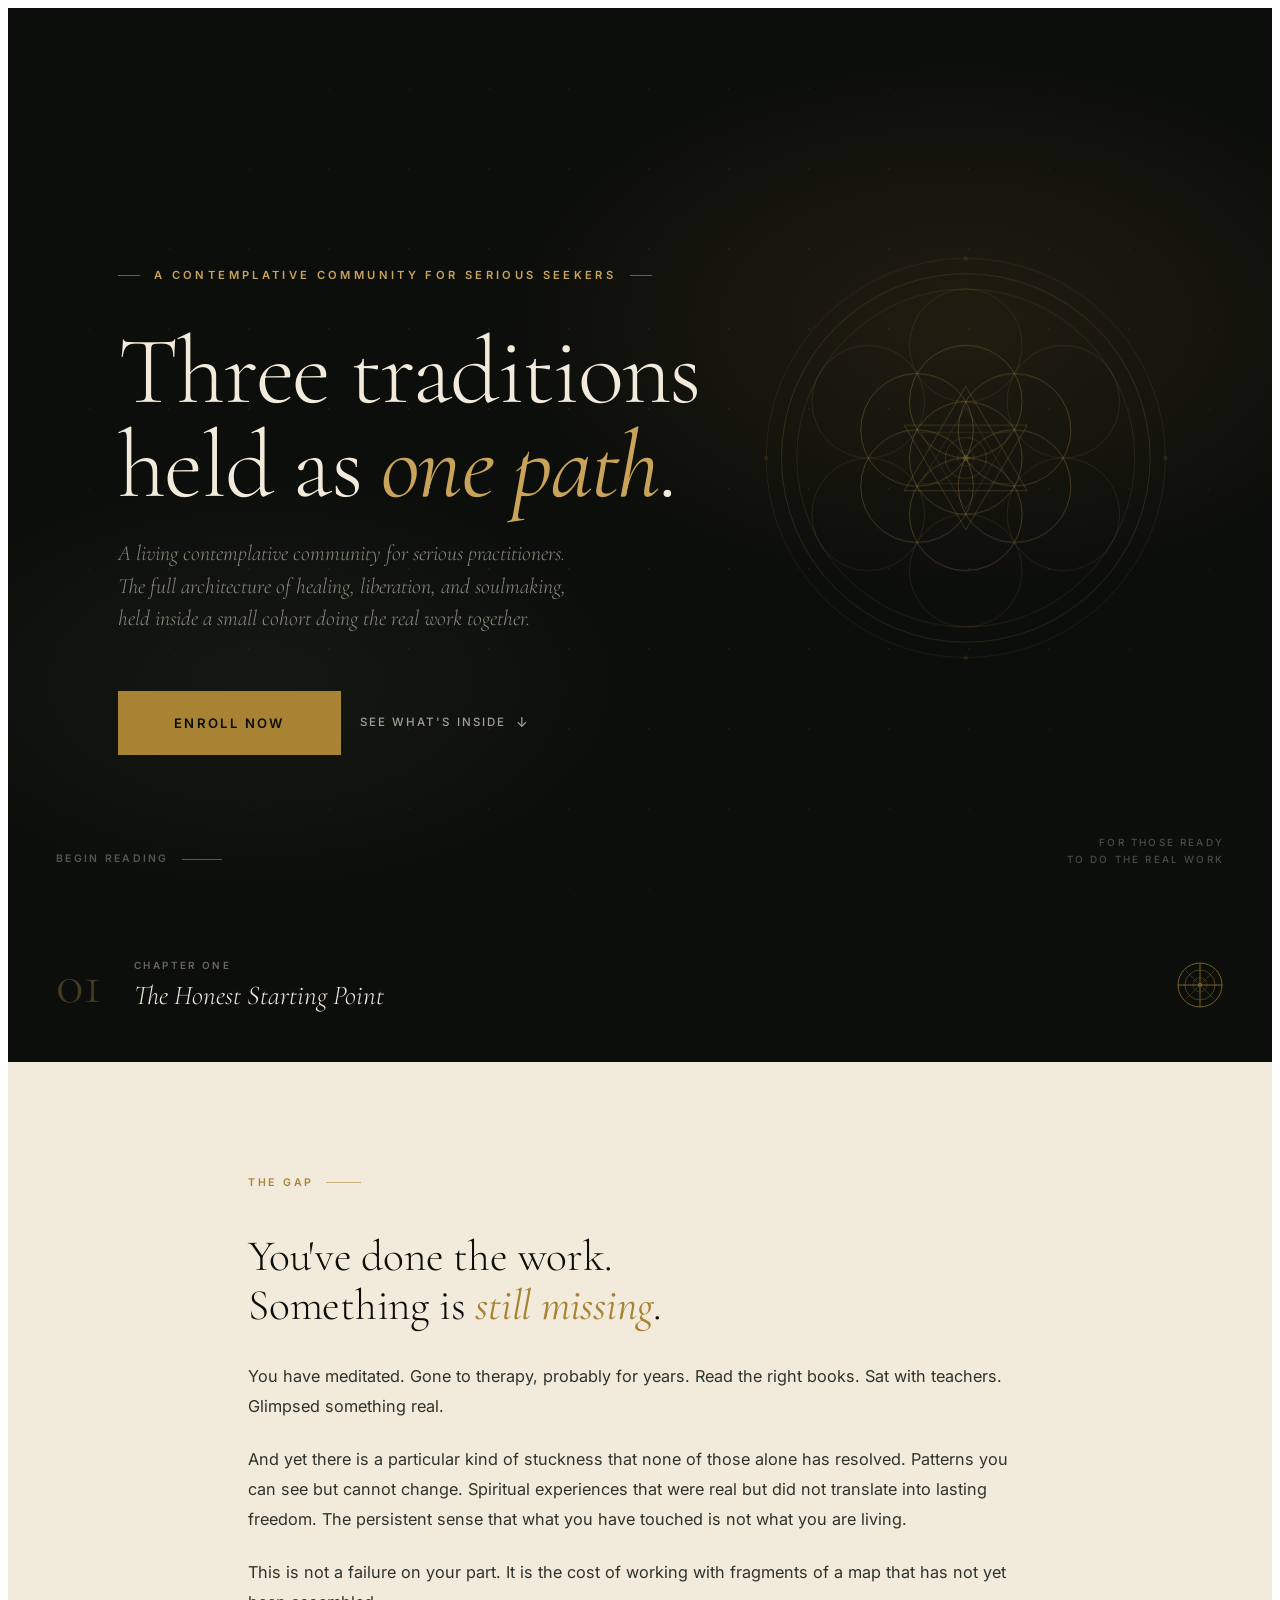
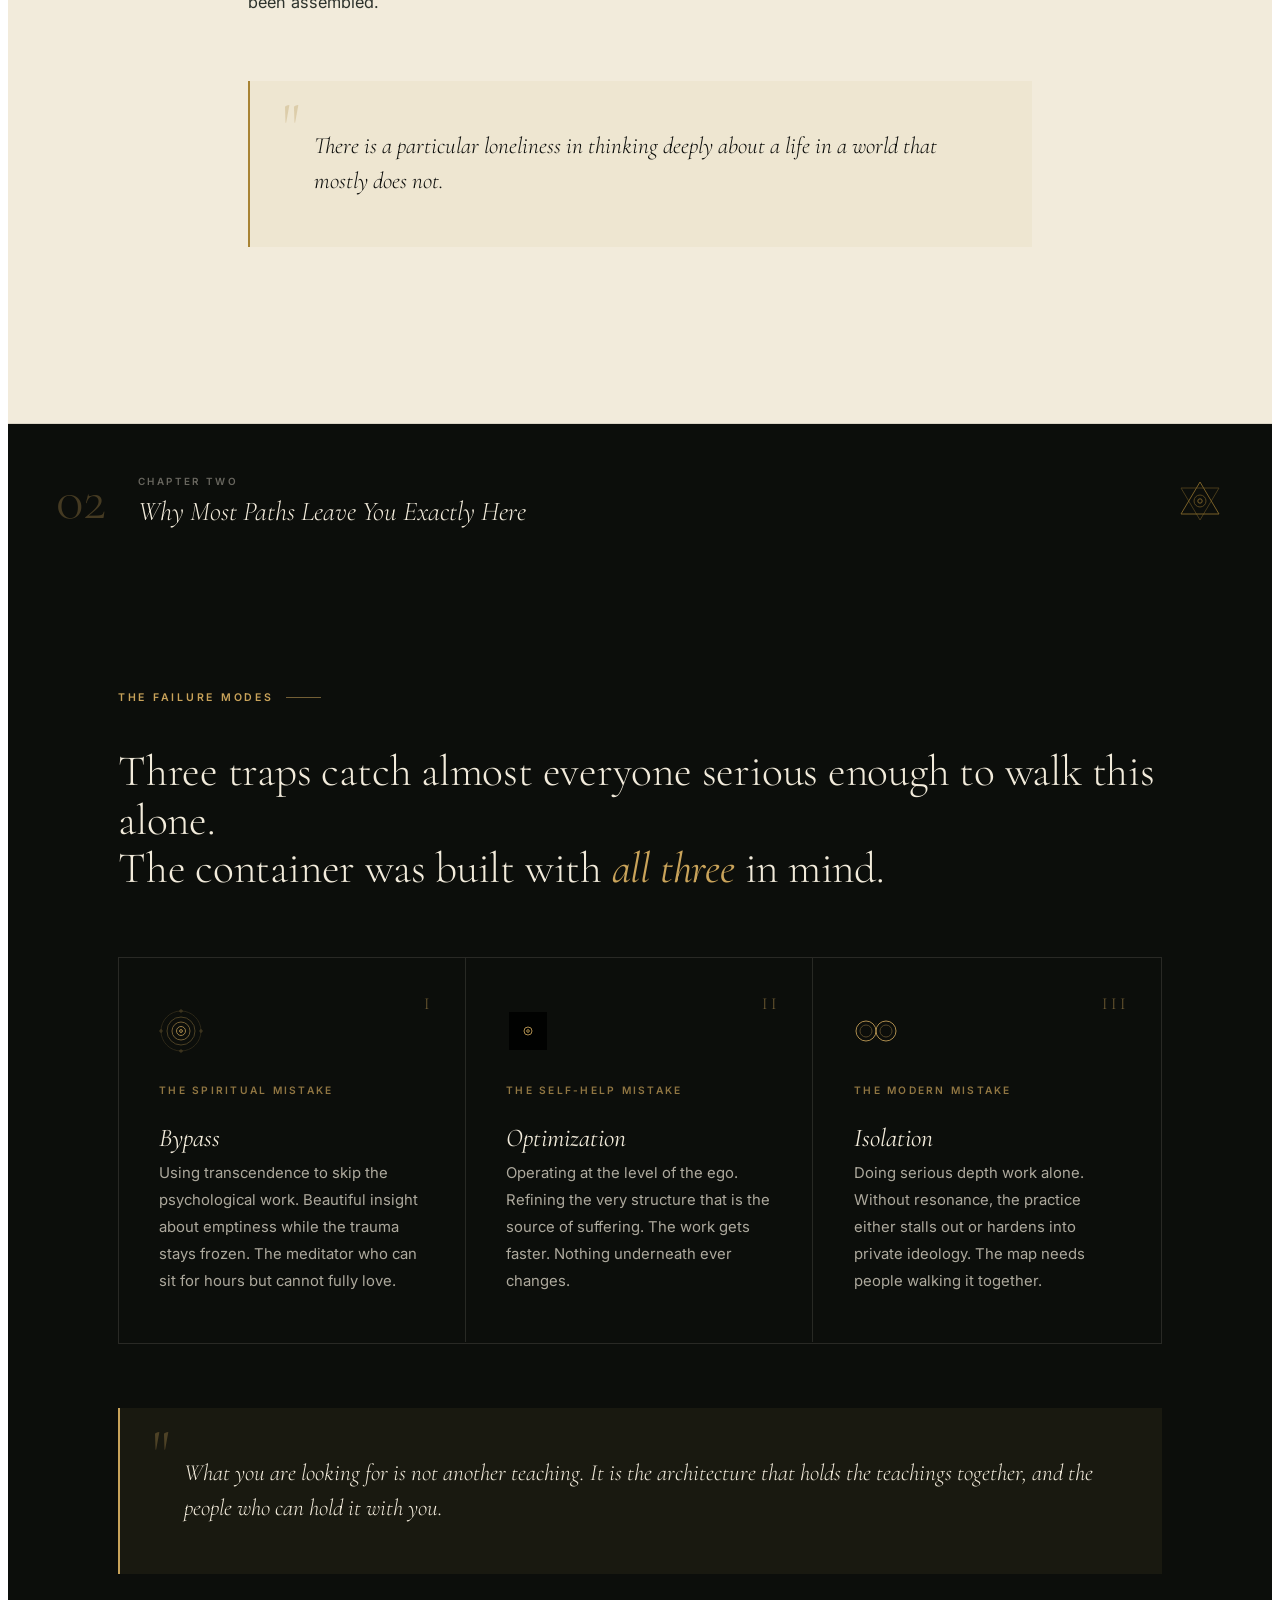
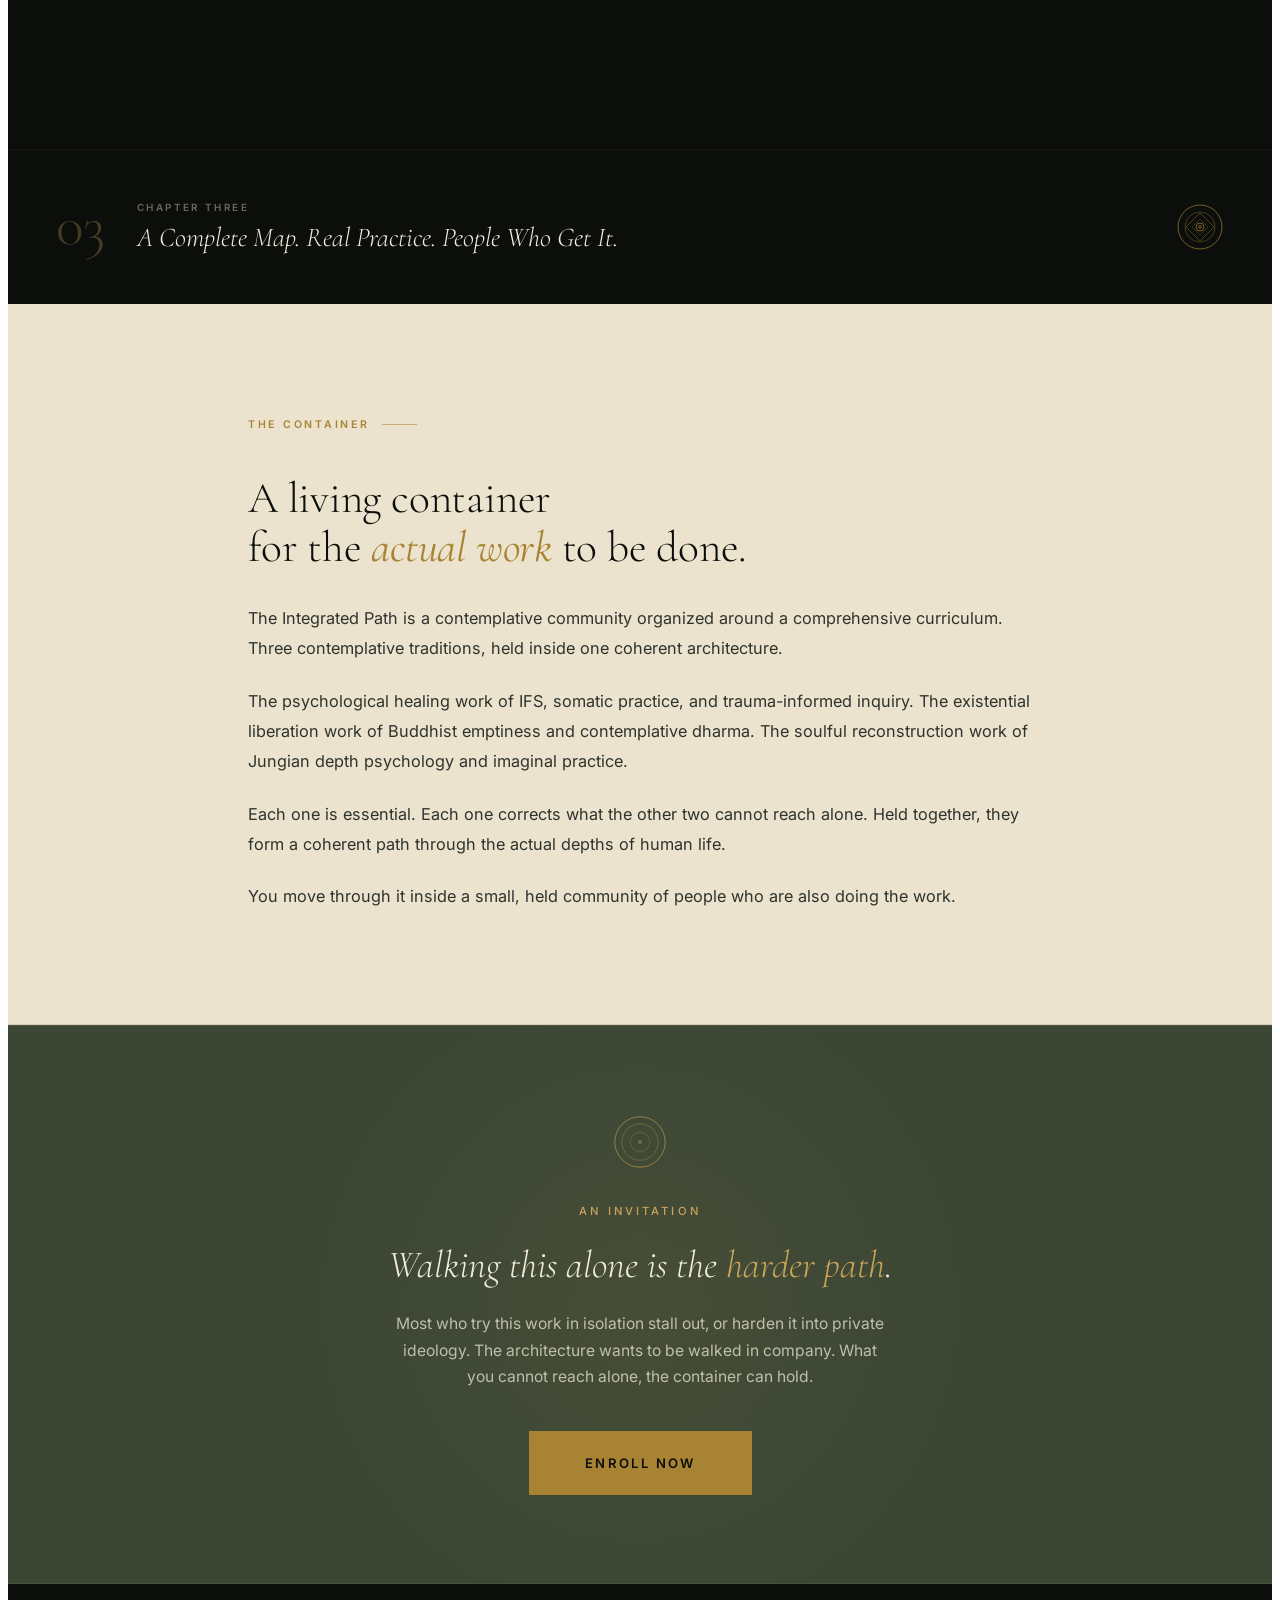
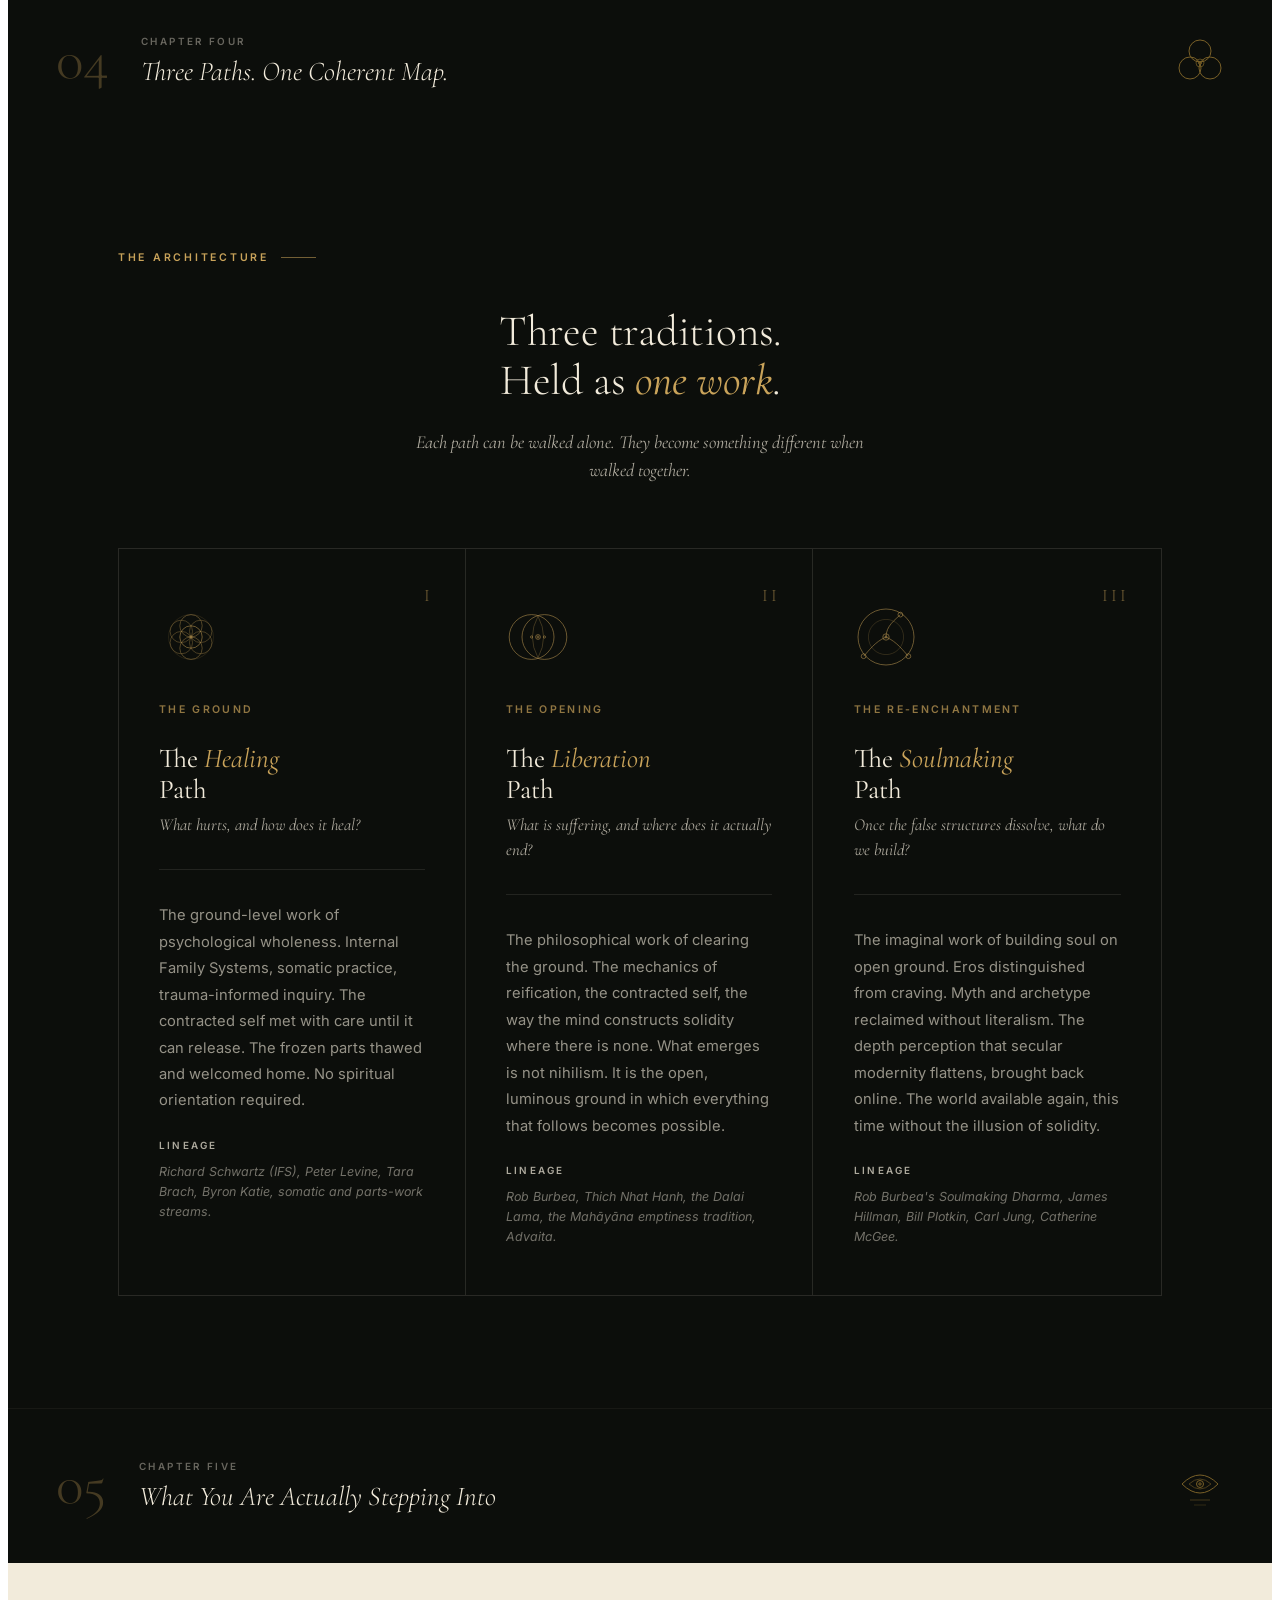
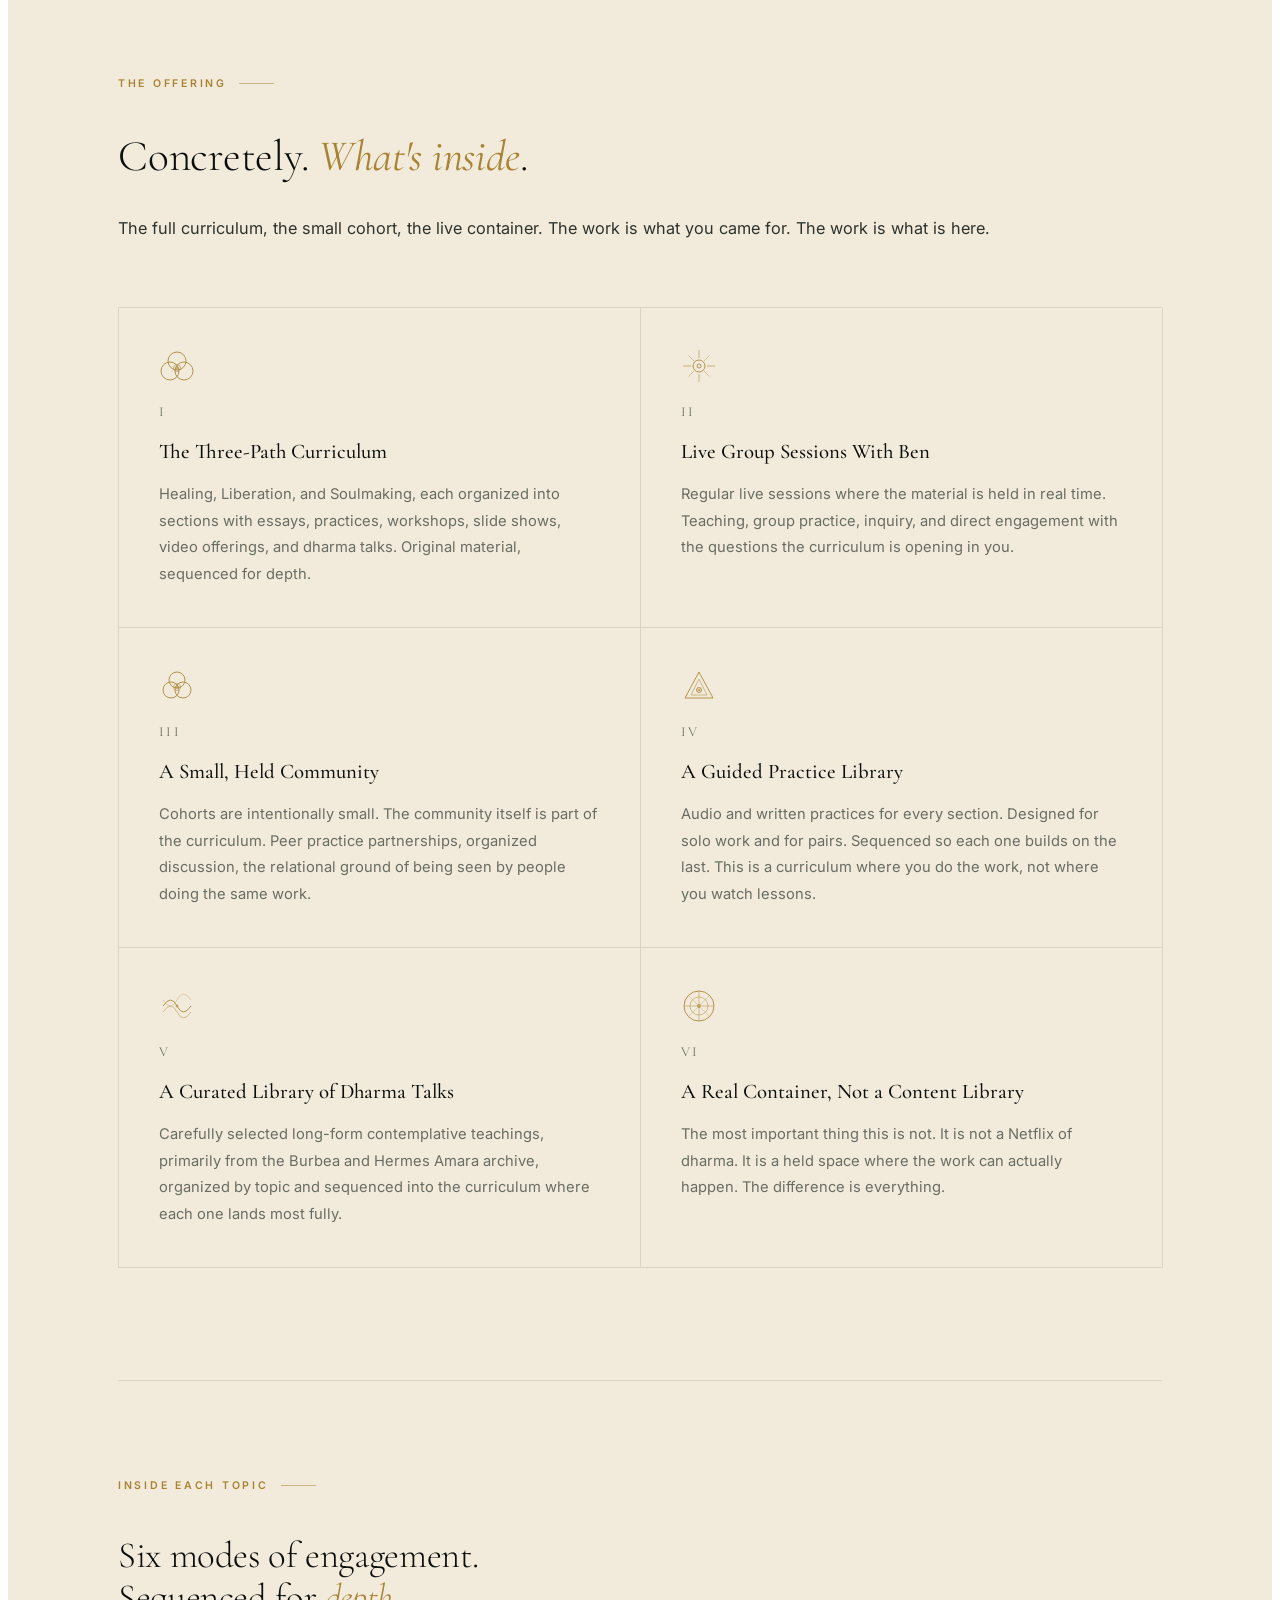
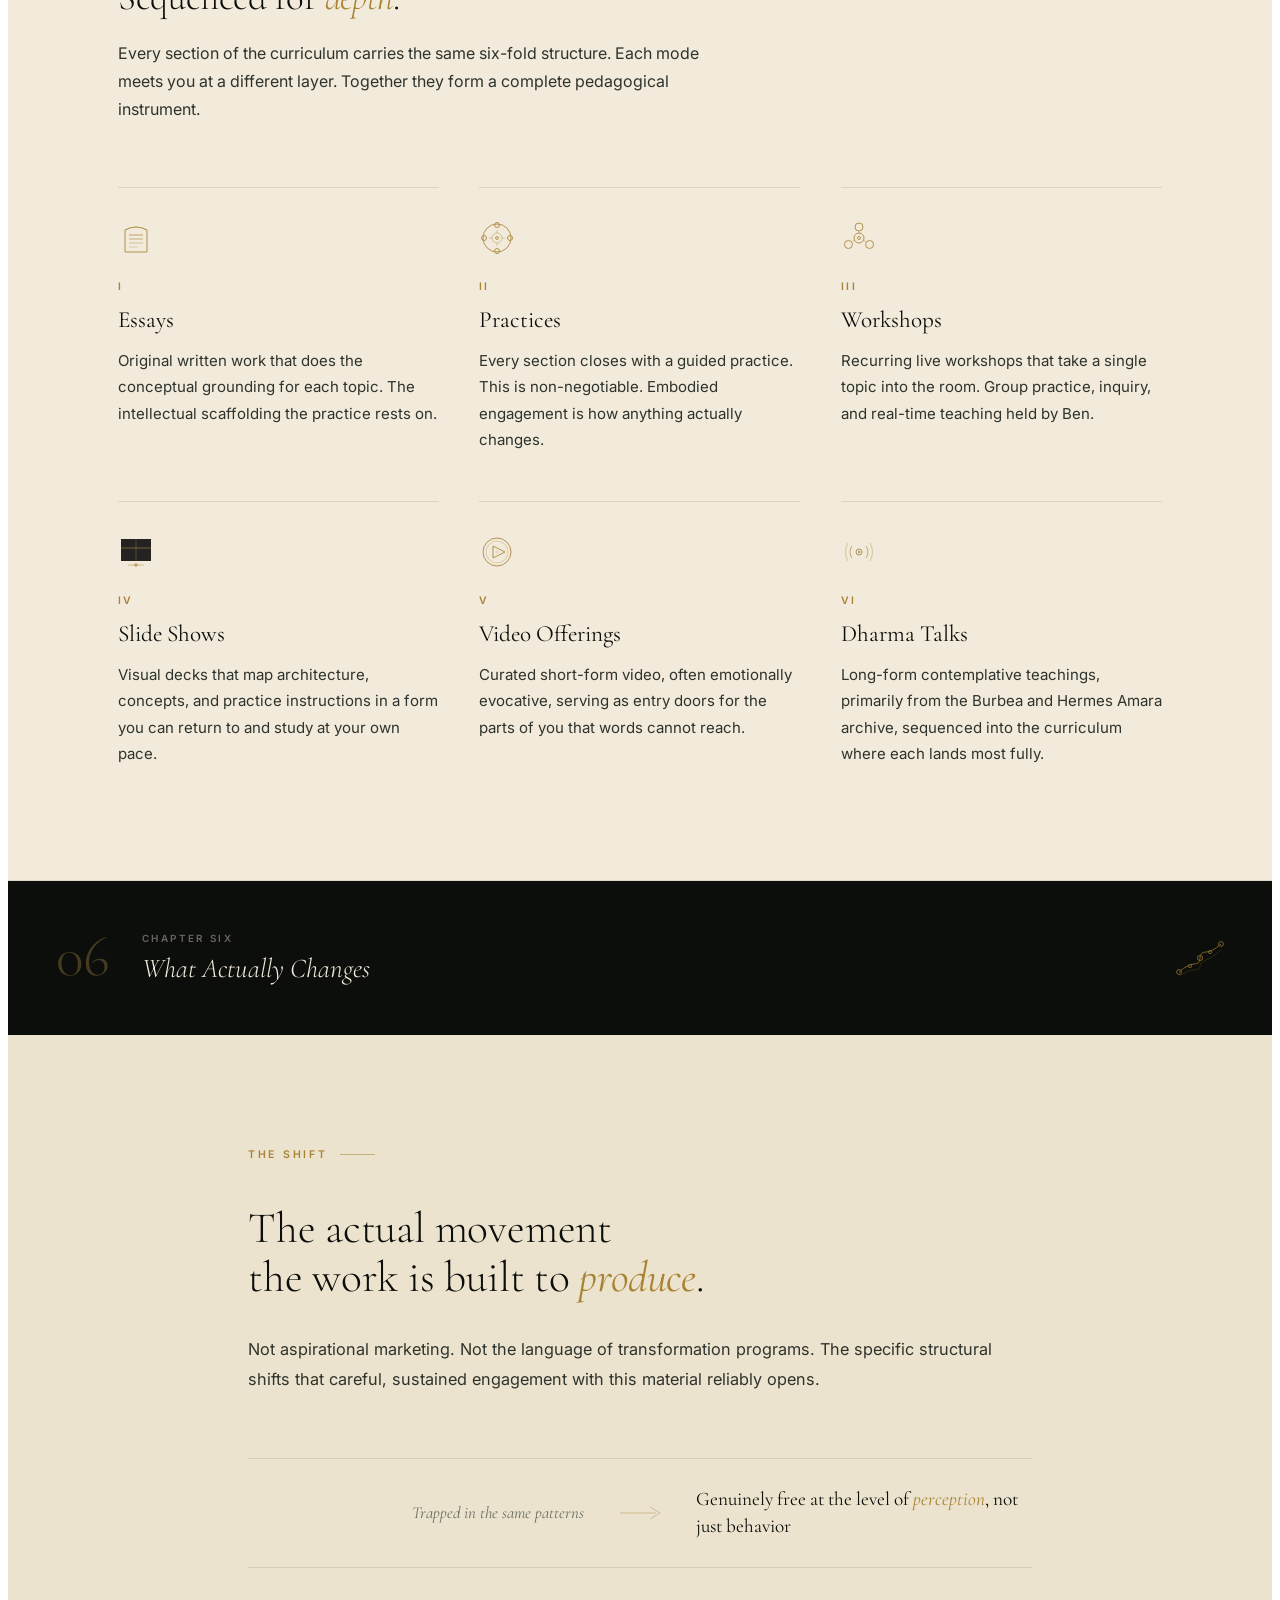
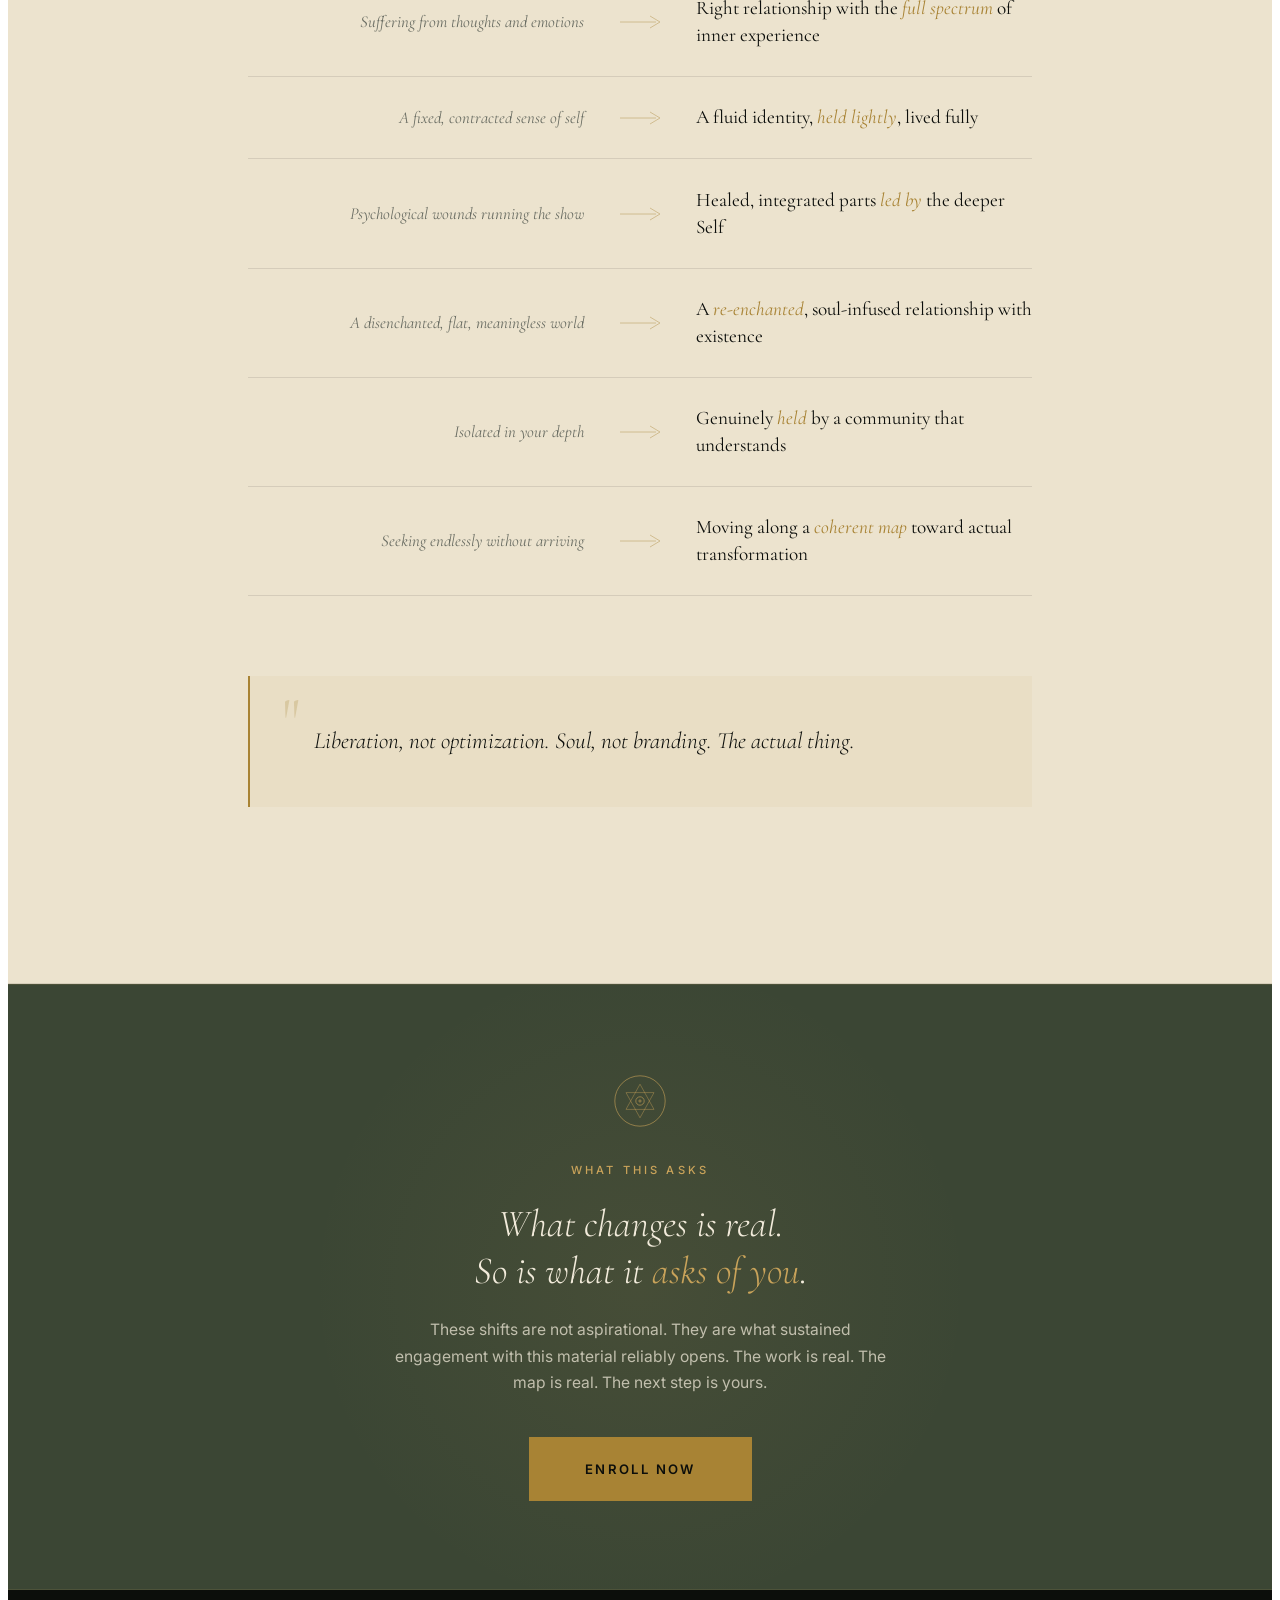
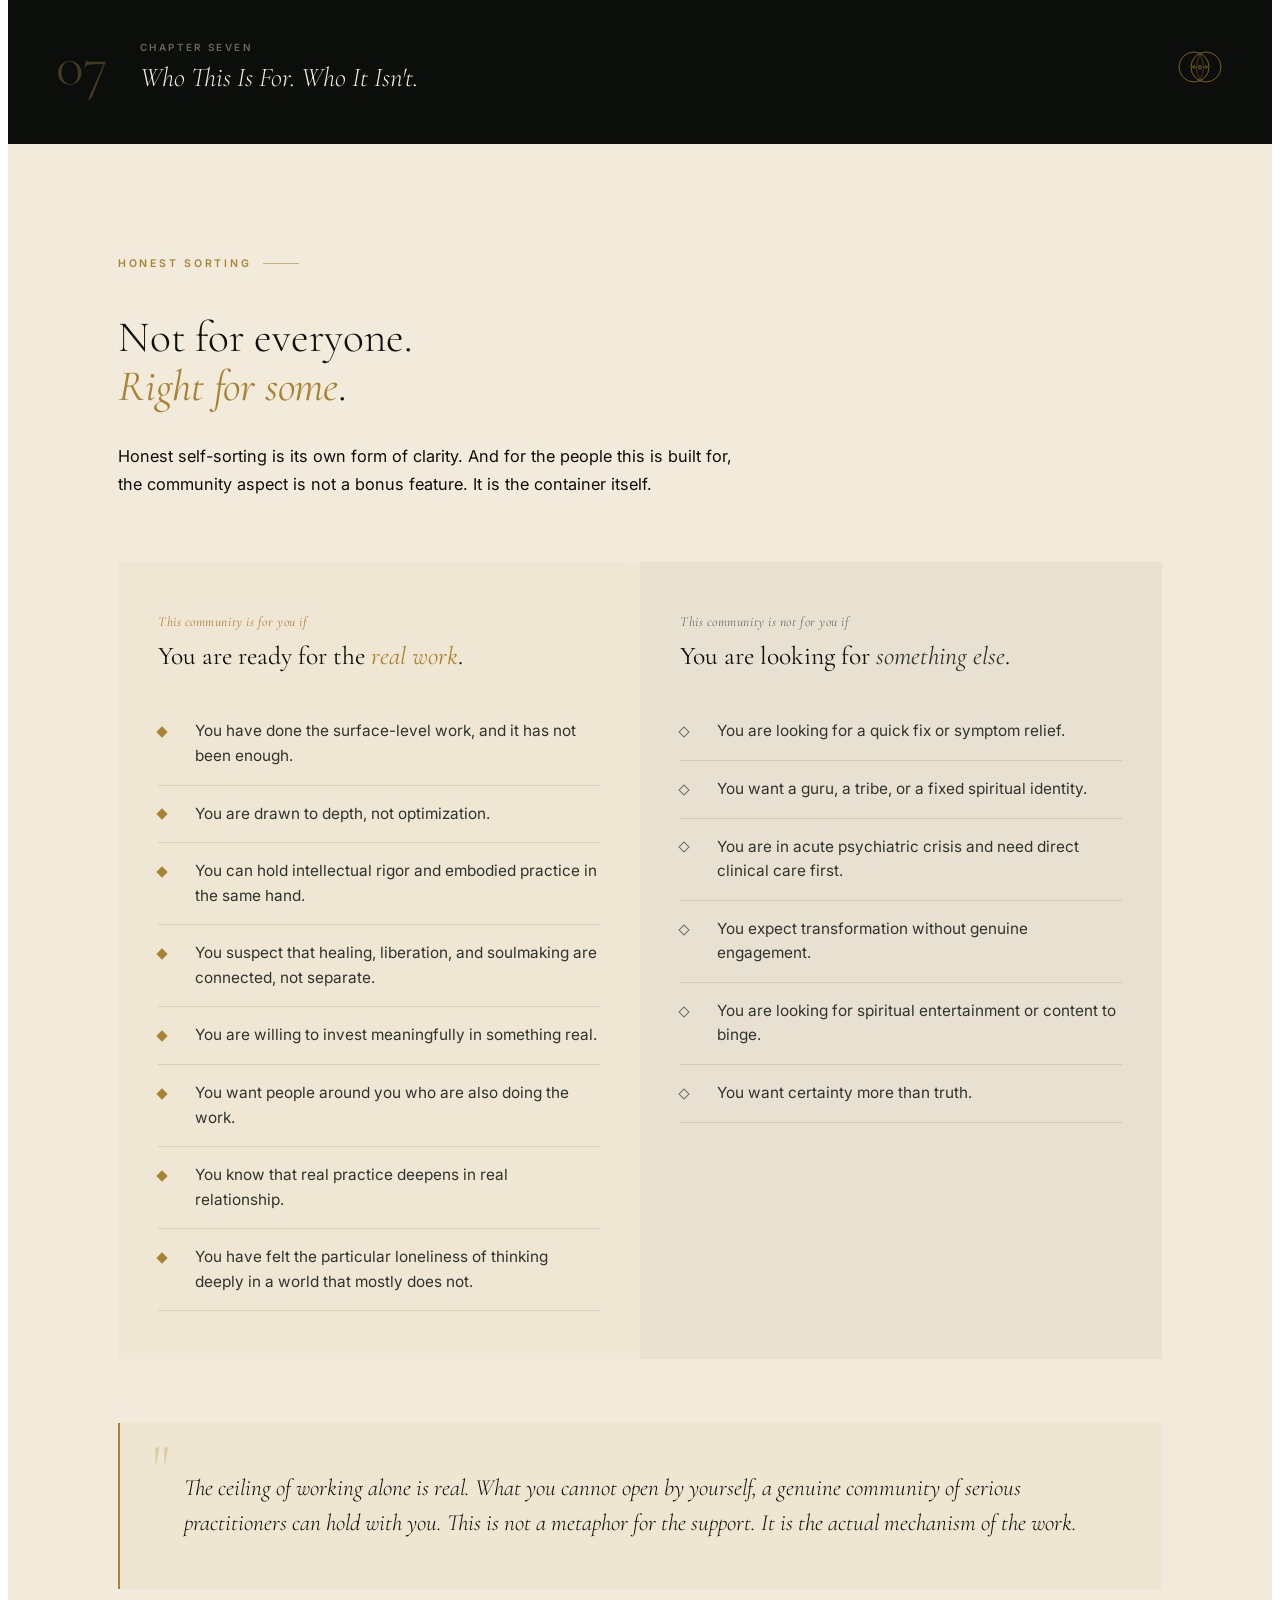
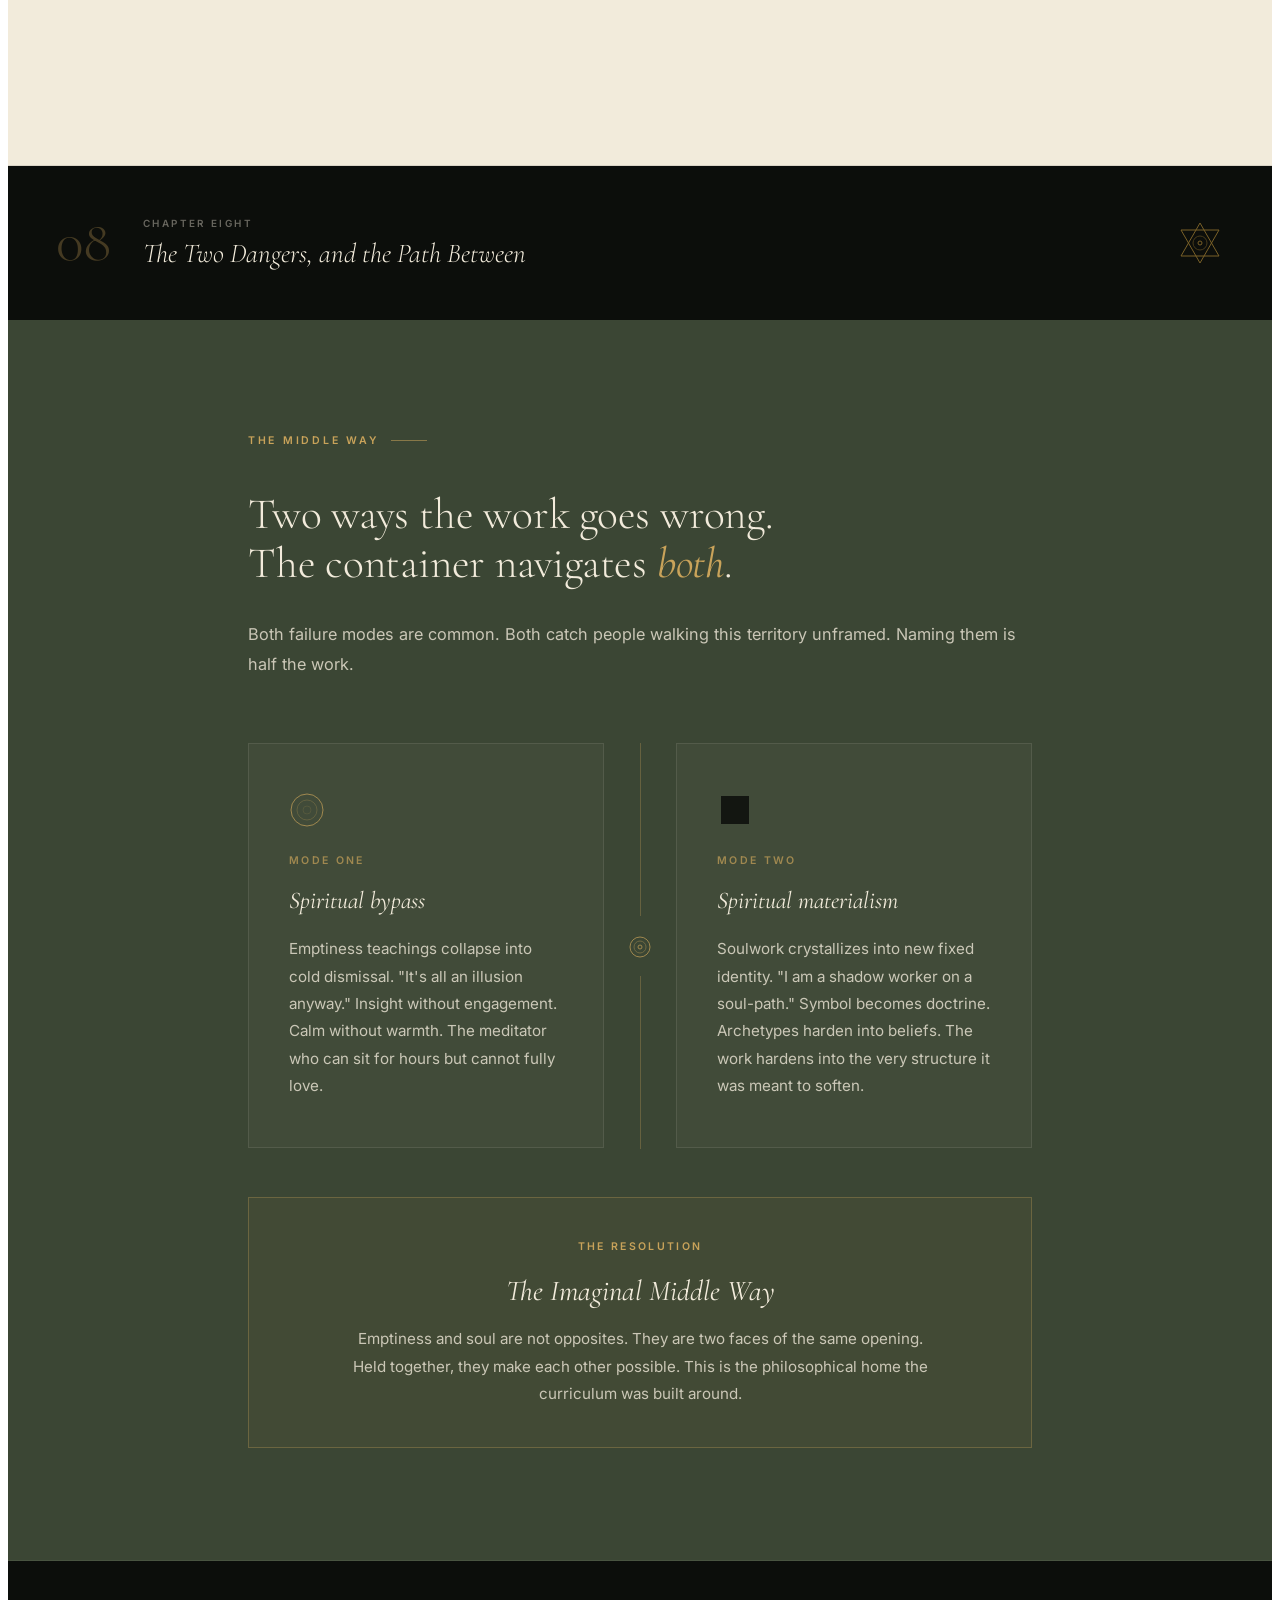
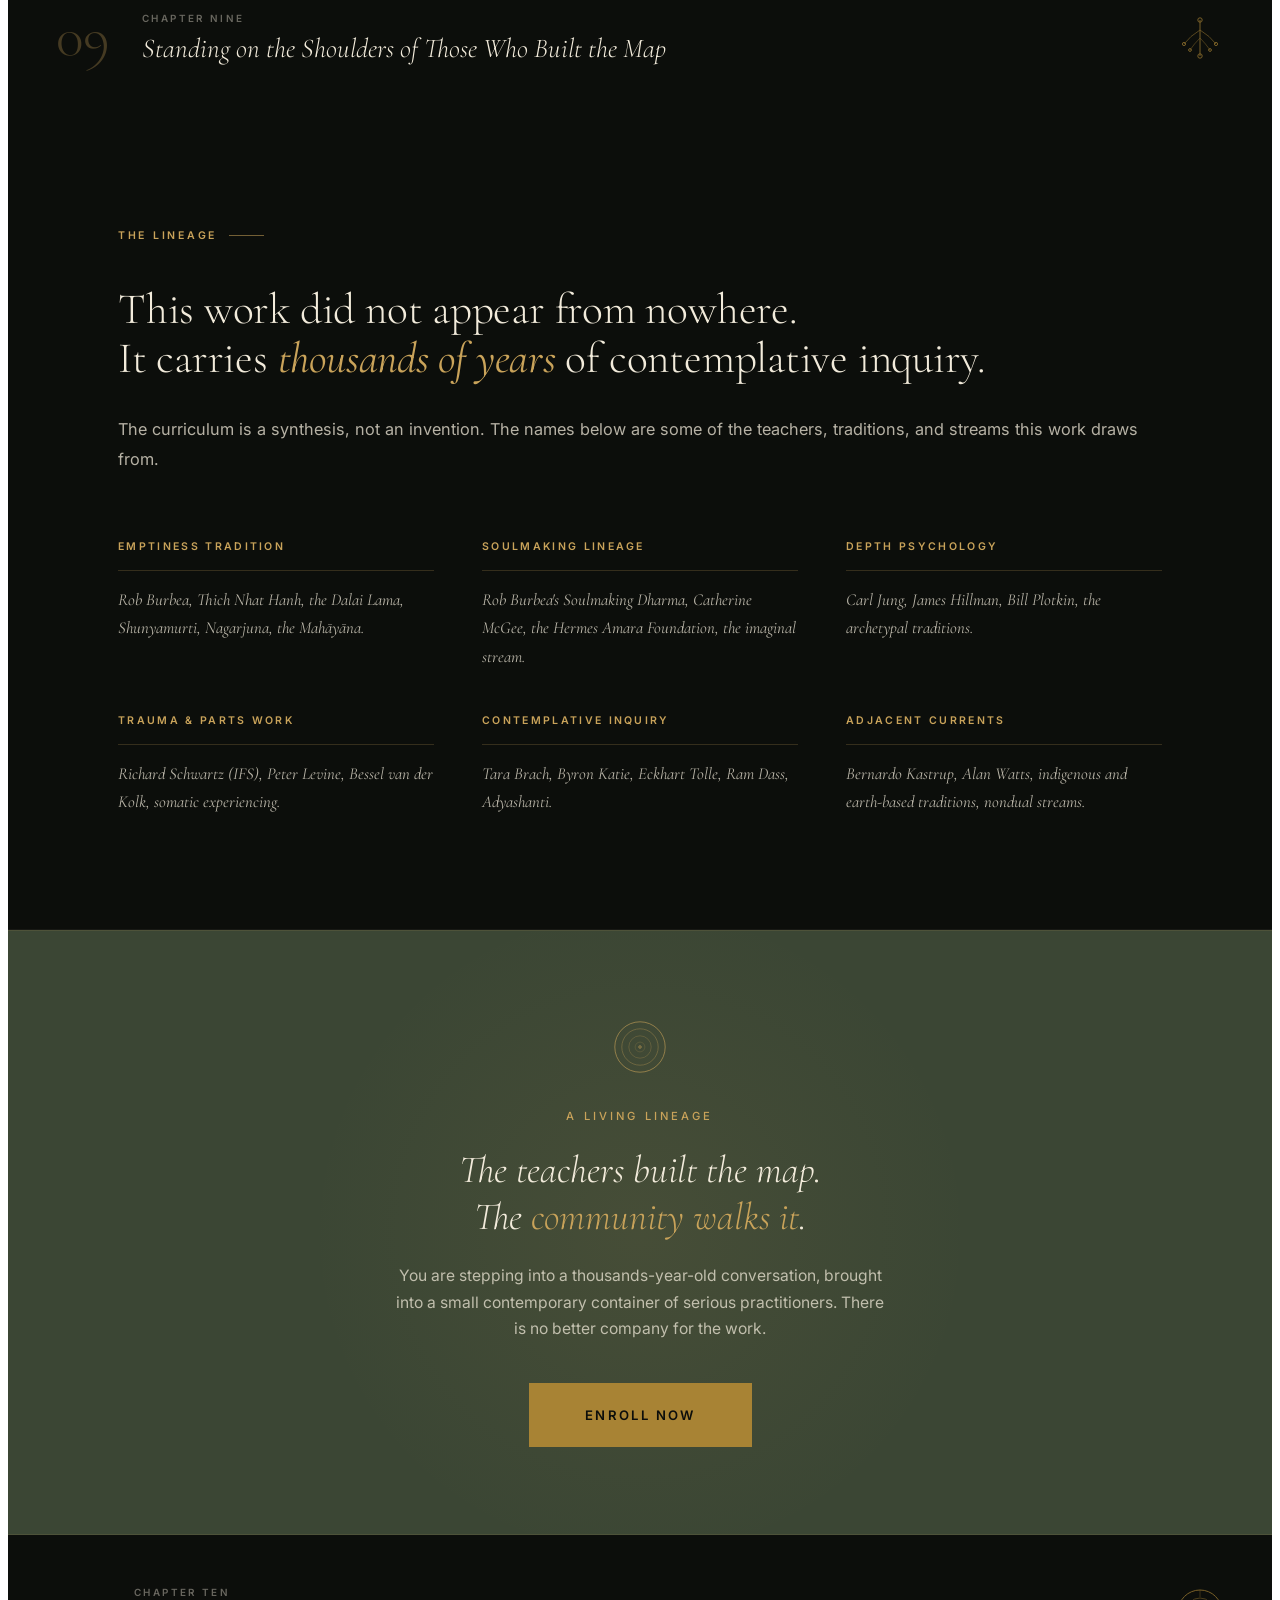
<file: ben-duffy-community-framer.html>
<!DOCTYPE html>
<html lang="en">
<head>
<meta charset="UTF-8" />
<meta name="viewport" content="width=device-width, initial-scale=1.0, viewport-fit=cover" />
<title>The Integrated Path | A Contemplative Community with Ben Duffy</title>
<link rel="preconnect" href="https://fonts.googleapis.com" />
<link rel="preconnect" href="https://fonts.gstatic.com" crossorigin />
<link href="https://fonts.googleapis.com/css2?family=Cormorant+Garamond:ital,wght@0,300;0,400;0,500;0,600;1,300;1,400;1,500&family=Inter:wght@300;400;500;600;700&display=swap" rel="stylesheet" />
<!--
═══════════════════════════════════════════════════════════════════════════════
THE INTEGRATED PATH | Ben Duffy
═══════════════════════════════════════════════════════════════════════════════

FRAMER EMBED INSTRUCTIONS
─────────────────────────
This file is structured for embedding inside Framer:

OPTION 1 :: Drop as a full-page HTML Embed
  Framer > Insert > Embed > HTML
  Paste the entire contents below.
  Set the embed height to "Auto" or 100vh; width to 100%.

OPTION 2 :: Use as a standalone HTML page
  Host on Netlify, GitHub Pages, or any static host.
  Embed via Framer's "iframe" component pointing to the hosted URL.
  Recommended: this gives the cleanest separation.

All CSS is scoped under .bd-page so it will not bleed into the host page.
The fixed top navigation has been removed; Framer's own nav handles that.
═══════════════════════════════════════════════════════════════════════════════
-->
<style>

  .bd-page, .bd-page *, .bd-page *::before, .bd-page *::after { box-sizing: border-box; margin: 0; padding: 0; }
  .bd-page {
    /* Earth-grounded contemplative palette */
    --cream: #F2EBDB;
    --cream-warm: #E8DFC9;
    --parchment: #ECE3CE;
    --ink: #0C0E0B;
    --ink-soft: #14171A;
    --ink-muted: #2E332D;
    --ink-faint: #6A6D63;
    --ink-whisper: #8C8E83;
    --gold: #A88334;
    --gold-light: #C9A35A;
    --gold-deep: #7E6324;
    --sage: #5C6B4E;
    --sage-deep: #3B4634;
    --copper: #8B5A3C;
    --border: rgba(12,14,11,0.10);
    --border-light: rgba(12,14,11,0.06);
    --border-dark: rgba(242,235,219,0.10);

    --serif: 'Cormorant Garamond', Georgia, serif;
    --sans: 'Inter', -apple-system, sans-serif;
  }
  .bd-page { scroll-behavior: smooth; -webkit-text-size-adjust: 100%; }
  .bd-page img, .bd-page table, .bd-page pre { max-width: 100%; }
  .bd-page * { -webkit-tap-highlight-color: transparent; }
  .bd-page :focus-visible { outline: 1.5px solid var(--gold); outline-offset: 3px; }
  .bd-page ::selection { background: var(--gold); color: var(--cream); }
  .bd-page {
    background: var(--cream);
    color: var(--ink);
    font-family: var(--sans);
    font-size: 16px;
    line-height: 1.7;
    -webkit-font-smoothing: antialiased;
    -moz-osx-font-smoothing: grayscale;
    overflow-x: hidden;
  }
  /* SACRED GEOMETRY ICONS (inline svg styling) */
  .bd-page .sg { display: inline-block; vertical-align: middle; }
  .bd-page .sg path, .bd-page .sg circle, .bd-page .sg line, .bd-page .sg polygon { fill: none; stroke: currentColor; stroke-width: 1; vector-effect: non-scaling-stroke; }
  .bd-page .sg.thin path, .bd-page .sg.thin circle, .bd-page .sg.thin line, .bd-page .sg.thin polygon { stroke-width: 0.6; }
  /* NAV */
  .bd-page nav { display: none; }
  .bd-page .nav-logo {
    font-family: var(--serif); font-size: 1.05rem; font-weight: 400;
    letter-spacing: 0.12em; text-transform: uppercase;
    color: var(--ink); text-decoration: none;
    display: flex; align-items: center; gap: 0.8rem;
  }
  .bd-page .nav-logo .sg { color: var(--gold); }
  .bd-page .nav-cta {
    font-family: var(--sans); font-size: 0.72rem; font-weight: 500;
    letter-spacing: 0.18em; text-transform: uppercase;
    color: var(--cream); background: var(--ink);
    padding: 0.7rem 1.6rem; border: none; cursor: pointer;
    text-decoration: none; transition: all 0.25s;
  }
  .bd-page .nav-cta:hover { background: var(--gold); color: var(--ink); }
  /* CONTAINERS */
  .bd-page .container { max-width: 880px; margin: 0 auto; padding: 0 3rem; }
  .bd-page .container-wide { max-width: 1140px; margin: 0 auto; padding: 0 3rem; }
  .bd-page .container-narrow { max-width: 720px; margin: 0 auto; padding: 0 3rem; }
  /* SHARED TYPOGRAPHY ATOMS */
  .bd-page .eyebrow {
    font-family: var(--sans); font-size: 0.66rem; font-weight: 600;
    letter-spacing: 0.26em; text-transform: uppercase;
    color: var(--gold);
    display: inline-flex; align-items: center; gap: 0.75rem;
  }
  .bd-page .eyebrow.dark { color: var(--gold-light); }
  .bd-page .eyebrow::after {
    content: ''; display: block; width: 2.2rem; height: 1px; background: currentColor; opacity: 0.55;
  }
  .bd-page .eyebrow.center { justify-content: center; }
  .bd-page .eyebrow.center::before {
    content: ''; display: block; width: 2.2rem; height: 1px; background: currentColor; opacity: 0.55;
  }

  .bd-page .section-label {
    font-family: var(--sans); font-size: 0.66rem; font-weight: 600;
    letter-spacing: 0.26em; text-transform: uppercase;
    color: var(--gold); margin-bottom: 2.5rem;
    display: flex; align-items: center; gap: 0.75rem;
  }
  .bd-page .section-label::after {
    content: ''; display: block; width: 2.2rem; height: 1px; background: var(--gold); opacity: 0.55;
  }
  .bd-page .dark .section-label { color: var(--gold-light); }
  .bd-page .dark .section-label::after { background: var(--gold-light); }

  .bd-page .display-headline {
    font-family: var(--serif); font-size: clamp(2.1rem, 3.4vw, 3.2rem);
    font-weight: 300; line-height: 1.12; letter-spacing: -0.005em;
    margin-bottom: 2rem;
  }
  .bd-page .display-headline em { font-style: italic; color: var(--gold); font-weight: 400; }
  .bd-page .dark .display-headline { color: var(--cream); }
  .bd-page .dark .display-headline em { color: var(--gold-light); }

  .bd-page .body-prose p {
    font-size: 1.02rem; line-height: 1.85;
    color: var(--ink-muted); margin-bottom: 1.4rem;
  }
  .bd-page .body-prose p:last-child { margin-bottom: 0; }
  .bd-page .dark .body-prose p { color: rgba(242,235,219,0.74); }
  .bd-page .sage .body-prose p, .bd-page .sage .body-prose, .bd-page .sage p, .bd-page .sage .lead-in { color: rgba(242,235,219,0.78); }
  .bd-page .sage .display-headline { color: var(--cream); }
  .bd-page .sage .display-headline em { color: var(--gold-light); }
  .bd-page .sage .section-label { color: var(--gold-light); }
  .bd-page .sage .section-label::after { background: var(--gold-light); }
  .bd-page .sage .pull-quote {
    background: rgba(201,163,90,0.08);
    border-left-color: var(--gold-light);
  }
  .bd-page .sage .pull-quote::before { color: rgba(201,163,90,0.32); }
  .bd-page .sage .pull-quote p { color: var(--cream); }
  .bd-page .sage .pull-quote .attr { color: var(--gold-light); }
  /* COVER / HERO */
  .bd-page .cover {
    min-height: 100vh; background: var(--ink);
    display: flex; flex-direction: column; justify-content: center;
    position: relative; overflow: hidden; padding-top: 5rem;
  }
  .bd-page .cover::before {
    content: ''; position: absolute; inset: 0;
    background:
      radial-gradient(ellipse 60% 50% at 75% 35%, rgba(168,131,52,0.13) 0%, transparent 60%),
      radial-gradient(ellipse 50% 40% at 20% 75%, rgba(92,107,78,0.10) 0%, transparent 60%);
    pointer-events: none;
  }
  .bd-page .cover::after {
    content: ''; position: absolute; inset: 0;
    background-image: radial-gradient(circle at 1px 1px, rgba(242,235,219,0.06) 1px, transparent 0);
    background-size: 80px 80px;
    pointer-events: none;
    mask-image: radial-gradient(ellipse 80% 80% at 50% 50%, black 30%, transparent 80%);
    -webkit-mask-image: radial-gradient(ellipse 80% 80% at 50% 50%, black 30%, transparent 80%);
  }
  .bd-page .cover-mark {
    position: absolute; top: 50%; right: 8%; transform: translateY(-50%);
    width: clamp(260px, 32vw, 460px); aspect-ratio: 1;
    color: rgba(201,163,90,0.55);
    pointer-events: none; z-index: 1;
  }
  .bd-page .cover-mark .sg { width: 100%; height: 100%; }
  .bd-page .cover-inner {
    position: relative; z-index: 2;
    padding: 6rem 3rem 5rem;
    max-width: 1140px; width: 100%; margin: 0 auto;
  }
  .bd-page .cover-eyebrow {
    color: var(--gold-light); font-size: 0.7rem; font-weight: 600;
    letter-spacing: 0.3em; text-transform: uppercase;
    margin-bottom: 2.5rem; display: inline-flex; align-items: center; gap: 0.85rem;
  }
  .bd-page .cover-eyebrow::before, .bd-page .cover-eyebrow::after {
    content: ''; display: block; width: 1.4rem; height: 1px; background: currentColor; opacity: 0.55;
  }
  .bd-page .cover-title {
    font-family: var(--serif);
    font-size: clamp(3.2rem, 7.5vw, 6.2rem); font-weight: 300;
    line-height: 0.98; letter-spacing: -0.018em;
    color: var(--cream); margin-bottom: 1.5rem;
    max-width: 14ch;
  }
  .bd-page .cover-title em { font-style: italic; color: var(--gold-light); font-weight: 400; }
  .bd-page .cover-subtitle {
    font-family: var(--serif); font-size: clamp(1.15rem, 1.7vw, 1.45rem);
    font-weight: 300; font-style: italic; line-height: 1.5;
    color: rgba(242,235,219,0.55);
    max-width: 50ch; margin-bottom: 3.5rem;
  }
  .bd-page .cover-meta {
    display: flex; align-items: center; gap: 2.5rem;
    border-top: 0.5px solid rgba(242,235,219,0.14);
    padding-top: 2rem; max-width: 600px;
  }
  .bd-page .cover-meta-item { display: flex; flex-direction: column; gap: 0.3rem; }
  .bd-page .cover-meta-label {
    font-size: 0.6rem; font-weight: 600;
    letter-spacing: 0.22em; text-transform: uppercase;
    color: rgba(242,235,219,0.35);
  }
  .bd-page .cover-meta-value {
    font-family: var(--serif); font-size: 1.05rem; font-weight: 400;
    color: rgba(242,235,219,0.78);
  }
  .bd-page .cover-divider {
    width: 1px; height: 2.5rem;
    background: rgba(242,235,219,0.14);
  }
  .bd-page .cover-scroll {
    position: absolute; bottom: 2.5rem; left: 3rem;
    font-size: 0.65rem; font-weight: 600;
    letter-spacing: 0.22em; text-transform: uppercase;
    color: rgba(242,235,219,0.32);
    display: flex; align-items: center; gap: 0.85rem;
    z-index: 2;
  }
  .bd-page .cover-scroll::after {
    content: ''; display: block; width: 2.5rem; height: 1px;
    background: rgba(242,235,219,0.32);
  }
  .bd-page .cover-corner-text {
    position: absolute; bottom: 2.5rem; right: 3rem; z-index: 2;
    font-size: 0.62rem; font-weight: 500;
    letter-spacing: 0.22em; text-transform: uppercase;
    color: rgba(242,235,219,0.28);
    text-align: right;
  }
  /* INVITATION (intro section) */
  .bd-page .invitation {
    padding: 9rem 0 8rem;
    border-bottom: 0.5px solid var(--border);
    position: relative;
  }
  .bd-page .invitation-inner {
    display: grid; grid-template-columns: 1fr 1.6fr;
    gap: 5rem; align-items: start;
  }
  .bd-page .invitation-left { position: sticky; top: 7rem; }
  .bd-page .invitation-headline {
    font-family: var(--serif); font-size: clamp(1.9rem, 2.8vw, 2.6rem);
    font-weight: 300; line-height: 1.2; margin-bottom: 0;
  }
  .bd-page .invitation-headline em { font-style: italic; color: var(--gold); }
  .bd-page .invitation-right p {
    font-size: 1.06rem; line-height: 1.9;
    color: var(--ink-muted); margin-bottom: 1.6rem;
  }
  .bd-page .invitation-right p:last-child { margin-bottom: 0; }
  .bd-page .invitation-right p strong { font-weight: 500; color: var(--ink); }
  /* CHAPTER DIVIDER */
  .bd-page .chapter-divider {
    background: var(--ink); padding: 3rem 3rem;
    display: flex; align-items: center; justify-content: space-between;
    gap: 2rem;
  }
  .bd-page .chapter-divider-left {
    display: flex; align-items: center; gap: 2rem;
    min-width: 0;
  }
  .bd-page .chapter-num {
    font-family: var(--serif); font-size: 3.6rem; font-weight: 300;
    color: rgba(201,163,90,0.30); line-height: 1;
  }
  .bd-page .chapter-info { min-width: 0; }
  .bd-page .chapter-label {
    font-size: 0.62rem; font-weight: 600;
    letter-spacing: 0.24em; text-transform: uppercase;
    color: rgba(242,235,219,0.4); margin-bottom: 0.4rem;
  }
  .bd-page .chapter-title {
    font-family: var(--serif); font-size: 1.7rem;
    font-weight: 300; color: var(--cream); font-style: italic;
    line-height: 1.2;
  }
  .bd-page .chapter-glyph {
    color: var(--gold);
    flex-shrink: 0;
    opacity: 0.7;
  }
  /* BODY SECTION variants */
  .bd-page .body-section { padding: 7rem 0; border-bottom: 0.5px solid var(--border); }
  .bd-page .body-section.dark { background: var(--ink); color: var(--cream); border-bottom-color: rgba(242,235,219,0.05); }
  .bd-page .body-section.tinted { background: var(--parchment); }
  .bd-page .body-section.sage { background: var(--sage-deep); color: var(--cream); border-bottom-color: rgba(242,235,219,0.08); }
  /* PULL QUOTE */
  .bd-page .pull-quote {
    margin: 4rem 0;
    padding: 3rem 3rem 3rem 4rem;
    border-left: 2px solid var(--gold);
    background: rgba(168,131,52,0.05);
    position: relative;
  }
  .bd-page .pull-quote::before {
    content: '"';
    position: absolute; top: 1.2rem; left: 2rem;
    font-family: var(--serif); font-size: 4rem; font-weight: 300;
    color: rgba(168,131,52,0.25); line-height: 0.8;
    pointer-events: none;
  }
  .bd-page .pull-quote p {
    font-family: var(--serif); font-size: 1.45rem; font-weight: 300;
    font-style: italic; line-height: 1.5; color: var(--ink);
    position: relative;
  }
  .bd-page .pull-quote .attr {
    font-family: var(--sans); font-size: 0.7rem; font-weight: 600;
    letter-spacing: 0.18em; text-transform: uppercase;
    color: var(--gold); margin-top: 1.5rem;
    font-style: normal; display: block;
  }
  .bd-page .dark .pull-quote {
    background: rgba(201,163,90,0.07);
    border-left-color: var(--gold-light);
  }
  .bd-page .dark .pull-quote::before { color: rgba(201,163,90,0.3); }
  .bd-page .dark .pull-quote p { color: var(--cream); }
  .bd-page .dark .pull-quote .attr { color: var(--gold-light); }
  /* THREE LINEAGES (three doors) */
  .bd-page .lineages {
    display: grid; grid-template-columns: repeat(3, 1fr);
    gap: 0; margin-top: 4rem;
    border: 0.5px solid rgba(242,235,219,0.12);
  }
  .bd-page .lineage {
    padding: 3.5rem 2.5rem 3rem;
    border-right: 0.5px solid rgba(242,235,219,0.12);
    position: relative;
  }
  .bd-page .lineage:last-child { border-right: none; }
  .bd-page .lineage-icon {
    color: var(--gold-light);
    margin-bottom: 2rem;
    opacity: 0.85;
  }
  .bd-page .lineage-icon .sg { width: 64px; height: 64px; }
  .bd-page .lineage-roman {
    position: absolute; top: 2rem; right: 2rem;
    font-family: var(--serif); font-size: 1.1rem; font-weight: 300;
    letter-spacing: 0.18em; color: rgba(201,163,90,0.55);
  }
  .bd-page .lineage-name {
    font-family: var(--serif); font-size: 1.7rem; font-weight: 400;
    color: var(--cream); line-height: 1.15;
    margin-bottom: 0.4rem;
  }
  .bd-page .lineage-name em { font-style: italic; color: var(--gold-light); }
  .bd-page .lineage-function {
    font-size: 0.66rem; font-weight: 600;
    letter-spacing: 0.22em; text-transform: uppercase;
    color: rgba(201,163,90,0.7); margin-bottom: 1.5rem;
  }
  .bd-page .lineage-question {
    font-family: var(--serif); font-size: 1.05rem; font-style: italic;
    color: rgba(242,235,219,0.7); line-height: 1.5; margin-bottom: 2rem;
    padding-bottom: 2rem;
    border-bottom: 0.5px solid rgba(242,235,219,0.1);
  }
  .bd-page .lineage-body {
    font-size: 0.92rem; line-height: 1.8;
    color: rgba(242,235,219,0.6); margin-bottom: 1.5rem;
  }
  .bd-page .lineage-traditions {
    font-size: 0.78rem; line-height: 1.6;
    color: rgba(242,235,219,0.45);
    font-style: italic;
  }
  .bd-page .lineage-traditions strong {
    font-weight: 600; font-style: normal;
    color: rgba(242,235,219,0.7); display: block;
    margin-bottom: 0.5rem;
    font-size: 0.62rem; letter-spacing: 0.22em; text-transform: uppercase;
  }
  /* PHASE ARC (the five-phase journey) */
  .bd-page .arc {
    margin-top: 4rem;
    counter-reset: phase;
  }
  .bd-page .arc-item {
    display: grid; grid-template-columns: 5rem 1fr;
    gap: 2.5rem; padding: 2.8rem 0;
    border-bottom: 0.5px solid var(--border);
    align-items: start;
    position: relative;
  }
  .bd-page .arc-item:first-child { border-top: 0.5px solid var(--border); }
  .bd-page .arc-numeral {
    font-family: var(--serif); font-size: 2.2rem; font-weight: 300;
    color: var(--gold); line-height: 1;
    display: flex; flex-direction: column; gap: 0.35rem;
  }
  .bd-page .arc-numeral-label {
    font-family: var(--sans); font-size: 0.58rem; font-weight: 600;
    letter-spacing: 0.22em; text-transform: uppercase;
    color: var(--ink-faint);
  }
  .bd-page .arc-content { min-width: 0; }
  .bd-page .arc-phase-label {
    font-size: 0.66rem; font-weight: 600;
    letter-spacing: 0.22em; text-transform: uppercase;
    color: var(--gold); margin-bottom: 0.6rem;
  }
  .bd-page .arc-title {
    font-family: var(--serif); font-size: 1.45rem; font-weight: 400;
    color: var(--ink); line-height: 1.25; margin-bottom: 0.9rem;
  }
  .bd-page .arc-body {
    font-size: 0.95rem; line-height: 1.85;
    color: var(--ink-faint);
  }
  .bd-page .arc-connector {
    width: 1px; height: 2.5rem;
    background: linear-gradient(to bottom, var(--gold), transparent);
    margin-left: 1.5rem;
    opacity: 0.5;
  }
  /* CONCEPT CARDS (master key, emptiness) */
  .bd-page .concept-grid {
    display: grid; grid-template-columns: 1fr 1fr;
    gap: 0; margin-top: 4rem;
    border-top: 0.5px solid var(--border);
    border-left: 0.5px solid var(--border);
  }
  .bd-page .dark .concept-grid {
    border-top-color: rgba(242,235,219,0.1);
    border-left-color: rgba(242,235,219,0.1);
  }
  .bd-page .concept-card {
    padding: 2.8rem 2.5rem;
    border-right: 0.5px solid var(--border);
    border-bottom: 0.5px solid var(--border);
  }
  .bd-page .dark .concept-card {
    border-right-color: rgba(242,235,219,0.1);
    border-bottom-color: rgba(242,235,219,0.1);
  }
  .bd-page .concept-card-glyph {
    color: var(--gold); margin-bottom: 1.3rem; opacity: 0.85;
  }
  .bd-page .concept-card-glyph .sg { width: 32px; height: 32px; }
  .bd-page .dark .concept-card-glyph { color: var(--gold-light); }
  .bd-page .concept-card-label {
    font-size: 0.62rem; font-weight: 600;
    letter-spacing: 0.22em; text-transform: uppercase;
    color: var(--gold); margin-bottom: 0.9rem;
  }
  .bd-page .dark .concept-card-label { color: var(--gold-light); }
  .bd-page .concept-card-title {
    font-family: var(--serif); font-size: 1.4rem; font-weight: 400;
    color: var(--ink); line-height: 1.25; margin-bottom: 1rem;
  }
  .bd-page .concept-card-title em { font-style: italic; color: var(--gold); }
  .bd-page .dark .concept-card-title { color: var(--cream); }
  .bd-page .dark .concept-card-title em { color: var(--gold-light); }
  .bd-page .concept-card-body {
    font-size: 0.94rem; line-height: 1.8;
    color: var(--ink-faint);
  }
  .bd-page .dark .concept-card-body { color: rgba(242,235,219,0.6); }
  /* TRIAD (eros-psyche-logos) */
  .bd-page .triad {
    margin-top: 4.5rem;
    position: relative;
  }
  .bd-page .triad-svg-wrap {
    display: flex; justify-content: center; margin-bottom: 4rem;
  }
  .bd-page .triad-svg-wrap svg {
    width: clamp(280px, 38vw, 460px); height: auto;
    color: var(--gold-light); opacity: 0.85;
  }
  .bd-page .triad-grid {
    display: grid; grid-template-columns: repeat(3, 1fr);
    gap: 3rem;
  }
  .bd-page .triad-col-glyph {
    margin-bottom: 1.5rem;
    color: var(--gold-light);
  }
  .bd-page .triad-col-greek {
    font-family: var(--serif); font-size: 1rem;
    letter-spacing: 0.18em; color: rgba(201,163,90,0.7);
    margin-bottom: 0.5rem;
  }
  .bd-page .triad-col-name {
    font-family: var(--serif); font-size: 2.2rem; font-weight: 400;
    color: var(--cream); line-height: 1.1; margin-bottom: 1rem;
    font-style: italic;
  }
  .bd-page .triad-col-tag {
    font-size: 0.7rem; font-weight: 600;
    letter-spacing: 0.2em; text-transform: uppercase;
    color: var(--gold-light); margin-bottom: 1.2rem;
  }
  .bd-page .triad-col-body {
    font-size: 0.95rem; line-height: 1.85;
    color: rgba(242,235,219,0.65);
  }
  /* LINEAGE OF TEACHERS */
  .bd-page .teachers {
    margin-top: 4rem;
    display: grid; grid-template-columns: 1fr 1fr;
    gap: 3rem 4rem;
  }
  .bd-page .teacher-group h4 {
    font-family: var(--serif); font-size: 1.15rem; font-weight: 500;
    color: var(--ink); margin-bottom: 0.4rem;
    display: flex; align-items: center; gap: 0.7rem;
  }
  .bd-page .teacher-group h4 .sg { color: var(--gold); }
  .bd-page .teacher-group-tag {
    font-size: 0.6rem; font-weight: 600;
    letter-spacing: 0.22em; text-transform: uppercase;
    color: var(--gold); margin-bottom: 1.5rem;
  }
  .bd-page .teacher-list {
    list-style: none;
    border-top: 0.5px solid var(--border);
  }
  .bd-page .teacher-list li {
    padding: 0.85rem 0;
    border-bottom: 0.5px solid var(--border);
    display: grid; grid-template-columns: 1fr auto;
    gap: 1rem; align-items: baseline;
  }
  .bd-page .teacher-name {
    font-family: var(--serif); font-size: 1.05rem; font-weight: 400;
    color: var(--ink);
  }
  .bd-page .teacher-name em { font-style: italic; color: var(--gold); font-weight: 400; }
  .bd-page .teacher-focus {
    font-size: 0.78rem; color: var(--ink-faint);
    text-align: right;
  }
  /* PEDAGOGY (four-part format) */
  .bd-page .pedagogy-grid {
    display: grid; grid-template-columns: repeat(4, 1fr);
    gap: 0; margin-top: 4rem;
    border-top: 0.5px solid var(--border);
    border-left: 0.5px solid var(--border);
  }
  .bd-page .pedagogy-cell {
    padding: 2.5rem 2rem;
    border-right: 0.5px solid var(--border);
    border-bottom: 0.5px solid var(--border);
  }
  .bd-page .pedagogy-icon {
    color: var(--gold); margin-bottom: 1.5rem; opacity: 0.85;
  }
  .bd-page .pedagogy-icon .sg { width: 36px; height: 36px; }
  .bd-page .pedagogy-num {
    font-family: var(--serif); font-size: 0.85rem;
    letter-spacing: 0.18em; color: var(--ink-faint);
    margin-bottom: 0.4rem;
  }
  .bd-page .pedagogy-title {
    font-family: var(--serif); font-size: 1.3rem; font-weight: 400;
    color: var(--ink); margin-bottom: 0.8rem;
    line-height: 1.2;
  }
  .bd-page .pedagogy-body {
    font-size: 0.88rem; line-height: 1.75;
    color: var(--ink-faint);
  }
  /* PATHWAYS (entry points) */
  .bd-page .pathways {
    margin-top: 4rem;
    display: flex; flex-direction: column; gap: 0;
    border-top: 0.5px solid rgba(242,235,219,0.1);
  }
  .bd-page .pathway {
    display: grid; grid-template-columns: auto 1fr auto;
    gap: 2.5rem; align-items: center;
    padding: 2.5rem 0;
    border-bottom: 0.5px solid rgba(242,235,219,0.1);
  }
  .bd-page .pathway-glyph {
    color: var(--gold-light); opacity: 0.85;
  }
  .bd-page .pathway-glyph .sg { width: 44px; height: 44px; }
  .bd-page .pathway-content { min-width: 0; }
  .bd-page .pathway-condition {
    font-size: 0.66rem; font-weight: 600;
    letter-spacing: 0.22em; text-transform: uppercase;
    color: var(--gold-light); margin-bottom: 0.6rem;
  }
  .bd-page .pathway-route {
    font-family: var(--serif); font-size: 1.3rem; font-weight: 400;
    color: var(--cream); line-height: 1.3;
  }
  .bd-page .pathway-route em { font-style: italic; color: var(--gold-light); }
  .bd-page .pathway-marker {
    font-family: var(--serif); font-size: 1.8rem; font-weight: 300;
    color: rgba(201,163,90,0.4);
  }
  /* POLARITY (two dangers) */
  .bd-page .polarity {
    margin-top: 4rem;
    display: grid; grid-template-columns: 1fr auto 1fr;
    gap: 0; align-items: stretch;
  }
  .bd-page .polarity-col {
    padding: 3rem 2.5rem;
    background: rgba(242,235,219,0.03);
    border: 0.5px solid rgba(242,235,219,0.1);
  }
  .bd-page .polarity-col-glyph {
    color: var(--gold-light); margin-bottom: 1.5rem; opacity: 0.7;
  }
  .bd-page .polarity-col-tag {
    font-size: 0.66rem; font-weight: 600;
    letter-spacing: 0.22em; text-transform: uppercase;
    color: rgba(201,163,90,0.7); margin-bottom: 1rem;
  }
  .bd-page .polarity-col-title {
    font-family: var(--serif); font-size: 1.5rem; font-weight: 400;
    color: var(--cream); line-height: 1.25; margin-bottom: 1.2rem;
    font-style: italic;
  }
  .bd-page .polarity-col-body {
    font-size: 0.95rem; line-height: 1.8;
    color: rgba(242,235,219,0.65);
  }
  .bd-page .polarity-axis {
    display: flex; flex-direction: column; align-items: center; justify-content: center;
    padding: 0 1.5rem; gap: 1rem;
  }
  .bd-page .polarity-axis-line {
    flex: 1; width: 1px; background: rgba(201,163,90,0.3);
  }
  .bd-page .polarity-axis-mark {
    color: var(--gold-light); opacity: 0.7;
  }
  .bd-page .polarity-resolution {
    margin-top: 3rem;
    padding: 2.5rem 2.5rem;
    border: 0.5px solid rgba(201,163,90,0.3);
    background: rgba(201,163,90,0.05);
    text-align: center;
  }
  .bd-page .polarity-resolution-tag {
    font-size: 0.66rem; font-weight: 600;
    letter-spacing: 0.22em; text-transform: uppercase;
    color: var(--gold-light); margin-bottom: 1rem;
  }
  .bd-page .polarity-resolution-title {
    font-family: var(--serif); font-size: 1.8rem; font-weight: 400;
    color: var(--cream); line-height: 1.3; margin-bottom: 1rem;
    font-style: italic;
  }
  .bd-page .polarity-resolution-body {
    font-size: 0.95rem; line-height: 1.8;
    color: rgba(242,235,219,0.7);
    max-width: 60ch; margin: 0 auto;
  }
  /* WHAT YOU RECEIVE */
  .bd-page .receive {
    margin-top: 4rem;
    display: grid; grid-template-columns: 1fr 1fr;
    gap: 0;
    border-top: 0.5px solid var(--border);
    border-left: 0.5px solid var(--border);
  }
  .bd-page .receive-cell {
    padding: 2.5rem;
    border-right: 0.5px solid var(--border);
    border-bottom: 0.5px solid var(--border);
    display: flex; flex-direction: column; gap: 1rem;
  }
  .bd-page .receive-cell-glyph {
    color: var(--gold); opacity: 0.85;
  }
  .bd-page .receive-cell-glyph .sg { width: 36px; height: 36px; }
  .bd-page .receive-cell-num {
    font-family: var(--serif); font-size: 0.85rem;
    letter-spacing: 0.18em; color: var(--ink-faint);
  }
  .bd-page .receive-cell-title {
    font-family: var(--serif); font-size: 1.3rem; font-weight: 500;
    color: var(--ink); line-height: 1.25;
  }
  .bd-page .receive-cell-body {
    font-size: 0.92rem; line-height: 1.8;
    color: var(--ink-faint);
  }
  /* INSIGHT BOX */
  .bd-page .insight-box {
    margin: 4rem 0;
    padding: 2.8rem 2.8rem 2.5rem;
    background: var(--ink); color: var(--cream);
    position: relative; overflow: hidden;
    border-left: 2px solid var(--gold);
  }
  .bd-page .insight-box::before {
    content: 'A NOTE';
    position: absolute; top: 1.3rem; right: 1.8rem;
    font-size: 0.6rem; font-weight: 600;
    letter-spacing: 0.24em; color: rgba(201,163,90,0.55);
  }
  .bd-page .insight-box p {
    font-family: var(--serif); font-size: 1.15rem;
    font-weight: 300; line-height: 1.7;
    color: rgba(242,235,219,0.85);
    font-style: italic;
  }
  /* WHO IS THIS FOR (yes/no list) */
  .bd-page .audience-grid {
    display: grid; grid-template-columns: 1fr 1fr;
    gap: 0; margin-top: 4rem;
  }
  .bd-page .audience-col {
    padding: 3rem 2.5rem;
    background: rgba(168,131,52,0.04);
  }
  .bd-page .audience-col.no { background: rgba(12,14,11,0.04); }
  .bd-page .audience-col-tag {
    font-family: var(--serif); font-size: 0.85rem;
    font-style: italic; letter-spacing: 0.04em;
    color: var(--gold); margin-bottom: 0.4rem;
  }
  .bd-page .audience-col.no .audience-col-tag { color: var(--ink-faint); }
  .bd-page .audience-col-headline {
    font-family: var(--serif); font-size: 1.6rem; font-weight: 400;
    color: var(--ink); line-height: 1.25;
    margin-bottom: 2rem;
  }
  .bd-page .audience-col-headline em { font-style: italic; color: var(--gold); }
  .bd-page .audience-col.no .audience-col-headline em { color: var(--ink-muted); }
  .bd-page .audience-list { list-style: none; }
  .bd-page .audience-list li {
    padding: 1rem 0;
    border-bottom: 0.5px solid var(--border);
    font-size: 0.96rem; line-height: 1.6;
    color: var(--ink-muted);
    display: grid; grid-template-columns: 1.5rem 1fr;
    gap: 0.8rem; align-items: start;
  }
  .bd-page .audience-list li::before {
    content: ''; display: block;
    margin-top: 0.55rem;
    width: 0.5rem; height: 0.5rem;
    background: var(--gold); transform: rotate(45deg);
    flex-shrink: 0;
  }
  .bd-page .audience-col.no .audience-list li::before {
    background: transparent;
    border: 1px solid var(--ink-faint);
    transform: rotate(45deg);
  }
  /* HOST / TEACHER BLOCK */
  .bd-page .host {
    padding: 8rem 0;
    background: var(--ink); color: var(--cream);
    position: relative; overflow: hidden;
  }
  .bd-page .host::before {
    content: ''; position: absolute; inset: 0;
    background: radial-gradient(ellipse 50% 60% at 20% 50%, rgba(168,131,52,0.08) 0%, transparent 60%);
    pointer-events: none;
  }
  .bd-page .host-inner {
    position: relative; z-index: 1;
    display: grid; grid-template-columns: 1fr 1.7fr;
    gap: 5rem; align-items: start;
  }
  .bd-page .host-left { position: sticky; top: 7rem; }
  .bd-page .host-mark {
    color: var(--gold-light); margin-bottom: 2.5rem;
    opacity: 0.85;
  }
  .bd-page .host-mark .sg { width: 80px; height: 80px; }
  .bd-page .host-label {
    font-size: 0.66rem; font-weight: 600;
    letter-spacing: 0.26em; text-transform: uppercase;
    color: var(--gold-light); margin-bottom: 1.2rem;
  }
  .bd-page .host-name {
    font-family: var(--serif); font-size: clamp(2.4rem, 4vw, 3.4rem);
    font-weight: 300; color: var(--cream);
    line-height: 1.05; margin-bottom: 1rem;
  }
  .bd-page .host-tagline {
    font-family: var(--serif); font-size: 1.1rem;
    font-style: italic; color: rgba(242,235,219,0.6);
    line-height: 1.5;
  }
  .bd-page .host-right p {
    font-size: 1.04rem; line-height: 1.95;
    color: rgba(242,235,219,0.75); margin-bottom: 1.6rem;
  }
  .bd-page .host-right p:last-child { margin-bottom: 0; }
  /* FAQ / OPEN TENSIONS */
  .bd-page .tensions {
    margin-top: 4rem;
  }
  .bd-page .tension-item {
    padding: 2.5rem 0;
    border-bottom: 0.5px solid var(--border);
    display: grid; grid-template-columns: 2.5rem 1fr;
    gap: 2rem; align-items: start;
  }
  .bd-page .tension-item:first-child { border-top: 0.5px solid var(--border); }
  .bd-page .tension-glyph {
    color: var(--gold); opacity: 0.8;
    padding-top: 0.4rem;
  }
  .bd-page .tension-content { min-width: 0; }
  .bd-page .tension-question {
    font-family: var(--serif); font-size: 1.25rem; font-weight: 400;
    color: var(--ink); margin-bottom: 0.9rem; line-height: 1.35;
    font-style: italic;
  }
  .bd-page .tension-answer {
    font-size: 0.95rem; line-height: 1.85;
    color: var(--ink-faint);
  }
  /* FINAL CTA */
  .bd-page .final-cta {
    padding: 10rem 0 9rem;
    background: var(--ink);
    text-align: center; position: relative; overflow: hidden;
  }
  .bd-page .final-cta::before {
    content: ''; position: absolute; inset: 0;
    background: radial-gradient(ellipse 60% 60% at 50% 50%, rgba(168,131,52,0.12) 0%, transparent 70%);
    pointer-events: none;
  }
  .bd-page .final-cta::after {
    content: ''; position: absolute; inset: 0;
    background-image: radial-gradient(circle at 1px 1px, rgba(242,235,219,0.05) 1px, transparent 0);
    background-size: 100px 100px;
    pointer-events: none;
    mask-image: radial-gradient(ellipse 80% 80% at 50% 50%, black 30%, transparent 80%);
    -webkit-mask-image: radial-gradient(ellipse 80% 80% at 50% 50%, black 30%, transparent 80%);
  }
  .bd-page .final-cta-inner {
    position: relative; z-index: 2;
  }
  .bd-page .final-cta-glyph {
    color: var(--gold-light); margin: 0 auto 2.5rem;
    opacity: 0.9;
  }
  .bd-page .final-cta-glyph .sg { width: 80px; height: 80px; }
  .bd-page .final-cta-eyebrow {
    font-size: 0.7rem; font-weight: 600;
    letter-spacing: 0.28em; text-transform: uppercase;
    color: var(--gold-light); margin-bottom: 2rem;
  }
  .bd-page .final-cta-headline {
    font-family: var(--serif); font-size: clamp(2.4rem, 4.8vw, 4.2rem);
    font-weight: 300; line-height: 1.08;
    color: var(--cream); max-width: 20ch;
    margin: 0 auto 2rem;
  }
  .bd-page .final-cta-headline em { font-style: italic; color: var(--gold-light); }
  .bd-page .final-cta-body {
    font-size: 1.02rem; line-height: 1.85;
    color: rgba(242,235,219,0.6);
    max-width: 56ch; margin: 0 auto 3.5rem;
  }
  .bd-page .btn-primary {
    font-family: var(--sans); font-size: 0.82rem; font-weight: 600;
    letter-spacing: 0.18em; text-transform: uppercase;
    color: var(--ink); background: var(--gold-light);
    padding: 1.3rem 3.5rem; border: none; cursor: pointer;
    text-decoration: none; display: inline-block;
    transition: all 0.25s;
  }
  .bd-page .btn-primary:hover { background: var(--cream); transform: translateY(-2px); }
  .bd-page .final-cta-sub {
    margin-top: 1.5rem;
    font-size: 0.74rem; letter-spacing: 0.04em;
    color: rgba(242,235,219,0.35);
  }
  /* FOOTER */
  .bd-page footer {
    padding: 3rem; background: var(--ink);
    border-top: 0.5px solid rgba(242,235,219,0.08);
    display: flex; justify-content: space-between; align-items: center;
    gap: 2rem;
  }
  .bd-page .footer-logo {
    font-family: var(--serif); font-size: 1rem;
    letter-spacing: 0.1em; color: rgba(242,235,219,0.5);
    text-decoration: none;
    display: flex; align-items: center; gap: 0.7rem;
  }
  .bd-page .footer-logo .sg { color: var(--gold-light); }
  .bd-page .footer-note {
    font-size: 0.72rem;
    color: rgba(242,235,219,0.3);
  }
  /* DECORATIVE FLOURISH (section openers) */
  .bd-page .flourish-center {
    display: flex; justify-content: center; align-items: center;
    margin: 0 0 3rem;
    color: var(--gold); opacity: 0.5;
  }
  .bd-page .flourish-center .sg { width: 28px; height: 28px; }
  .bd-page .dark .flourish-center { color: var(--gold-light); }
  /* RESPONSIVE */
  @media (max-width: 1024px) {
    .bd-page .container, .bd-page .container-wide, .bd-page .container-narrow { padding: 0 2rem; }
    .bd-page nav { padding: 1rem 2rem; }
    .bd-page .cover-inner { padding: 6rem 2rem 5rem; }
    .bd-page .cover-scroll { left: 2rem; }
    .bd-page .cover-corner-text { right: 2rem; }
    .bd-page .chapter-divider { padding: 2.5rem 2rem; }
    .bd-page .chapter-title { font-size: 1.4rem; }
    .bd-page .lineages { grid-template-columns: 1fr; }
    .bd-page .lineage { border-right: none; border-bottom: 0.5px solid rgba(242,235,219,0.12); }
    .bd-page .lineage:last-child { border-bottom: none; }
    .bd-page .concept-grid { grid-template-columns: 1fr; }
    .bd-page .triad-grid { grid-template-columns: 1fr; gap: 2.5rem; }
    .bd-page .teachers { grid-template-columns: 1fr; }
    .bd-page .pedagogy-grid { grid-template-columns: 1fr 1fr; }
    .bd-page .receive { grid-template-columns: 1fr; }
    .bd-page .audience-grid { grid-template-columns: 1fr; }
    .bd-page .polarity { grid-template-columns: 1fr; }
    .bd-page .polarity-axis { flex-direction: row; padding: 1.5rem 0; gap: 1rem; }
    .bd-page .polarity-axis-line { width: 100%; height: 1px; }
    .bd-page .invitation-inner, .bd-page .host-inner { grid-template-columns: 1fr; gap: 3rem; }
    .bd-page .invitation-left, .bd-page .host-left { position: relative; top: 0; }
    .bd-page .cover-mark { right: -10%; width: 50vw; opacity: 0.6; }
    .bd-page footer { padding: 2.5rem 2rem; }
  }

  @media (max-width: 640px) {
    .bd-page nav { padding: 0.85rem 1.25rem; }
    .bd-page .nav-logo { font-size: 0.92rem; }
    .bd-page .nav-logo .sg { width: 18px !important; height: 18px !important; }
    .bd-page .nav-cta { font-size: 0.66rem; padding: 0.55rem 1rem; letter-spacing: 0.12em; }

    .bd-page .container, .bd-page .container-wide, .bd-page .container-narrow { padding: 0 1.25rem; }

    .bd-page .cover { min-height: 100dvh; }
    .bd-page .cover-inner { padding: 6rem 1.25rem 4rem; }
    .bd-page .cover-title { font-size: clamp(2.8rem, 12vw, 4rem); }
    .bd-page .cover-subtitle { font-size: 1.05rem; margin-bottom: 2.5rem; }
    .bd-page .cover-meta { gap: 1.5rem; flex-wrap: wrap; padding-top: 1.5rem; }
    .bd-page .cover-meta-value { font-size: 0.95rem; }
    .bd-page .cover-scroll { left: 1.25rem; bottom: 2rem; font-size: 0.6rem; }
    .bd-page .cover-corner-text { display: none; }
    .bd-page .cover-mark { right: -25%; top: 60%; width: 80vw; opacity: 0.35; }

    .bd-page .invitation { padding: 5rem 0; }
    .bd-page .invitation-headline { font-size: 1.75rem; }
    .bd-page .invitation-right p { font-size: 0.97rem; }

    .bd-page .body-section { padding: 4.5rem 0; }
    .bd-page .display-headline { font-size: 1.8rem; margin-bottom: 1.5rem; }
    .bd-page .body-prose p { font-size: 0.96rem; }

    .bd-page .chapter-divider { padding: 1.75rem 1.25rem; gap: 1rem; }
    .bd-page .chapter-num { font-size: 2.4rem; }
    .bd-page .chapter-title { font-size: 1.1rem; }
    .bd-page .chapter-label { font-size: 0.56rem; }
    .bd-page .chapter-glyph svg { width: 32px !important; height: 32px !important; }

    .bd-page .pull-quote { padding: 2.3rem 1.5rem 2rem 2.5rem; margin: 2.5rem 0; }
    .bd-page .pull-quote::before { font-size: 3rem; left: 1rem; top: 0.8rem; }
    .bd-page .pull-quote p { font-size: 1.18rem; }

    .bd-page .lineage { padding: 2.5rem 1.5rem; }
    .bd-page .lineage-name { font-size: 1.45rem; }
    .bd-page .lineage-roman { top: 1.5rem; right: 1.5rem; font-size: 0.9rem; }

    .bd-page .arc-item { grid-template-columns: 3.5rem 1fr; gap: 1.25rem; padding: 2rem 0; }
    .bd-page .arc-numeral { font-size: 1.8rem; }
    .bd-page .arc-title { font-size: 1.2rem; }

    .bd-page .concept-card { padding: 2rem 1.5rem; }
    .bd-page .concept-card-title { font-size: 1.2rem; }

    .bd-page .pedagogy-grid { grid-template-columns: 1fr; }
    .bd-page .pedagogy-cell { padding: 2rem 1.5rem; }

    .bd-page .triad-grid { gap: 2rem; }
    .bd-page .triad-col-name { font-size: 1.8rem; }

    .bd-page .pathway { grid-template-columns: auto 1fr; gap: 1.5rem; padding: 2rem 0; }
    .bd-page .pathway-marker { display: none; }
    .bd-page .pathway-glyph .sg { width: 36px !important; height: 36px !important; }
    .bd-page .pathway-route { font-size: 1.1rem; }

    .bd-page .polarity-col { padding: 2.2rem 1.5rem; }
    .bd-page .polarity-col-title { font-size: 1.3rem; }

    .bd-page .audience-col { padding: 2.2rem 1.5rem; }
    .bd-page .audience-col-headline { font-size: 1.35rem; }

    .bd-page .receive-cell { padding: 2rem 1.5rem; }
    .bd-page .receive-cell-title { font-size: 1.15rem; }

    .bd-page .insight-box { padding: 2rem 1.75rem; margin: 2.5rem 0; }
    .bd-page .insight-box p { font-size: 1.02rem; }

    .bd-page .host { padding: 5rem 0; }
    .bd-page .host-name { font-size: 2.2rem; }
    .bd-page .host-right p { font-size: 0.98rem; }

    .bd-page .tension-item { grid-template-columns: 2rem 1fr; gap: 1.25rem; padding: 2rem 0; }
    .bd-page .tension-question { font-size: 1.1rem; }

    .bd-page .final-cta { padding: 6rem 0; }
    .bd-page .final-cta-headline { font-size: clamp(2rem, 9vw, 2.8rem); }
    .bd-page .final-cta-body { font-size: 0.97rem; margin-bottom: 2.5rem; }
    .bd-page .btn-primary { font-size: 0.74rem; padding: 1.1rem 2rem; letter-spacing: 0.12em; width: 100%; text-align: center; }

    .bd-page footer { flex-direction: column; gap: 1rem; padding: 2rem 1.25rem; text-align: center; }
  }

  @media (max-width: 380px) {
    .bd-page .cover-title { font-size: 2.5rem; }
    .bd-page .chapter-title { font-size: 0.98rem; }
    .bd-page .display-headline { font-size: 1.6rem; }
    .bd-page .pull-quote p { font-size: 1.08rem; }
    .bd-page .lineage-name { font-size: 1.3rem; }
  }

  /* === SALES PAGE COMPONENTS === */

  /* Secondary CTA - scroll affordance below hero */
  .bd-page .cover-cta-row {
    display: flex; flex-wrap: wrap;
    gap: 1.2rem; align-items: center;
    margin-top: 2.5rem;
  }
  .bd-page .cover-cta-row .btn-primary {
    background: var(--gold); color: var(--ink); border: none;
  }
  .bd-page .cover-cta-row .btn-primary:hover {
    background: var(--gold-light);
  }
  .bd-page .cover-cta-secondary {
    font-family: var(--sans); font-size: 0.72rem; font-weight: 500;
    letter-spacing: 0.18em; text-transform: uppercase;
    color: rgba(242,235,219,0.65); text-decoration: none;
    padding: 1.1rem 0;
    display: inline-flex; align-items: center; gap: 0.6rem;
    transition: color 0.25s;
  }
  .bd-page .cover-cta-secondary:hover { color: var(--gold-light); }
  .bd-page .cover-cta-secondary::after {
    content: '↓'; font-size: 0.85rem;
  }

  /* The Three Traps */
  .bd-page .traps {
    display: grid; grid-template-columns: repeat(3, 1fr);
    gap: 0; margin-top: 4rem;
    border: 0.5px solid rgba(242,235,219,0.12);
  }
  .bd-page .trap {
    padding: 3.2rem 2.5rem 3rem;
    border-right: 0.5px solid rgba(242,235,219,0.12);
    position: relative;
  }
  .bd-page .trap:last-child { border-right: none; }
  .bd-page .trap-roman {
    position: absolute; top: 2rem; right: 2rem;
    font-family: var(--serif); font-size: 1.05rem; font-weight: 300;
    letter-spacing: 0.18em; color: rgba(201,163,90,0.55);
  }
  .bd-page .trap-glyph {
    color: var(--gold-light); opacity: 0.85;
    margin-bottom: 1.8rem; display: inline-block;
  }
  .bd-page .trap-name {
    font-family: var(--serif); font-size: 1.6rem;
    font-weight: 400; font-style: italic;
    color: var(--cream); line-height: 1.2;
    margin-bottom: 0.4rem;
  }
  .bd-page .trap-tag {
    font-size: 0.64rem; font-weight: 600;
    letter-spacing: 0.22em; text-transform: uppercase;
    color: rgba(201,163,90,0.7); margin-bottom: 1.5rem;
  }
  .bd-page .trap-body {
    font-size: 0.93rem; line-height: 1.8;
    color: rgba(242,235,219,0.7);
  }

  /* CTA Interrupt - sage breath pauses */
  .bd-page .cta-interrupt {
    background: var(--sage-deep);
    padding: 5.5rem 0;
    position: relative;
    overflow: hidden;
    border-top: 0.5px solid rgba(201,163,90,0.12);
    border-bottom: 0.5px solid rgba(201,163,90,0.12);
  }
  .bd-page .cta-interrupt::before {
    content: ''; position: absolute;
    top: 50%; left: 50%;
    width: 720px; height: 720px;
    transform: translate(-50%, -50%);
    background: radial-gradient(circle, rgba(201,163,90,0.08), transparent 65%);
    pointer-events: none;
  }
  .bd-page .cta-interrupt-inner {
    max-width: 660px; margin: 0 auto;
    padding: 0 3rem; text-align: center;
    position: relative; z-index: 1;
  }
  .bd-page .cta-interrupt-glyph {
    color: var(--gold-light); opacity: 0.8;
    margin-bottom: 2rem; display: inline-block;
  }
  .bd-page .cta-interrupt-eyebrow {
    font-size: 0.7rem; font-weight: 500;
    letter-spacing: 0.28em; text-transform: uppercase;
    color: var(--gold-light); margin-bottom: 1.3rem;
  }
  .bd-page .cta-interrupt-headline {
    font-family: var(--serif);
    font-size: clamp(1.7rem, 4.5vw, 2.4rem);
    font-weight: 300; font-style: italic;
    color: var(--cream); line-height: 1.22;
    margin-bottom: 1.4rem;
  }
  .bd-page .cta-interrupt-headline em { color: var(--gold-light); font-style: italic; }
  .bd-page .cta-interrupt-body {
    font-size: 0.98rem; line-height: 1.7;
    color: rgba(242,235,219,0.72);
    margin: 0 auto 2.5rem;
    max-width: 50ch;
  }
  .bd-page .cta-interrupt .btn-primary {
    background: var(--gold); color: var(--ink); border: none;
  }
  .bd-page .cta-interrupt .btn-primary:hover {
    background: var(--gold-light);
  }

  /* The Transformation Table (from → to) */
  .bd-page .transformation {
    margin-top: 4rem;
    border-top: 0.5px solid var(--border);
  }
  .bd-page .transformation-row {
    display: grid;
    grid-template-columns: 1fr 4rem 1fr;
    align-items: center; gap: 1.5rem;
    padding: 1.7rem 0;
    border-bottom: 0.5px solid var(--border);
  }
  .bd-page .transformation-from {
    font-family: var(--serif);
    font-size: 1.05rem; font-style: italic;
    color: var(--ink-faint);
    text-align: right;
    line-height: 1.4;
  }
  .bd-page .transformation-arrow {
    display: flex; justify-content: center; align-items: center;
    color: var(--gold); opacity: 0.5;
  }
  .bd-page .transformation-arrow svg {
    width: 44px; height: 16px;
  }
  .bd-page .transformation-to {
    font-family: var(--serif);
    font-size: 1.2rem; font-weight: 400;
    color: var(--ink); line-height: 1.4;
  }
  .bd-page .transformation-to em {
    font-style: italic; color: var(--gold);
  }

  /* Three Paths section (uses .lineages grid base, with refined paths) */
  .bd-page .paths-intro {
    text-align: center;
    max-width: 60ch; margin: 0 auto 0;
    font-style: italic;
    font-family: var(--serif);
    font-size: 1.15rem; color: rgba(242,235,219,0.7);
    line-height: 1.5;
  }

  /* FAQ */
  .bd-page .faq-list {
    margin-top: 4rem;
    border-top: 0.5px solid var(--border);
  }
  .bd-page .faq-item {
    border-bottom: 0.5px solid var(--border);
    padding: 2.4rem 0;
  }
  .bd-page .faq-question {
    font-family: var(--serif);
    font-size: 1.4rem;
    font-weight: 400; color: var(--ink);
    line-height: 1.35;
    margin-bottom: 1rem;
    display: grid;
    grid-template-columns: 3rem 1fr;
    gap: 1rem;
    align-items: baseline;
  }
  .bd-page .faq-question-num {
    font-size: 0.7rem; font-weight: 600;
    letter-spacing: 0.2em;
    color: var(--gold);
    font-family: var(--sans);
    text-transform: uppercase;
  }
  .bd-page .faq-answer {
    font-size: 0.97rem; line-height: 1.85;
    color: var(--ink-muted);
    max-width: 72ch;
    margin-left: 4rem;
  }

  /* Investment block */
  .bd-page .investment-anchors {
    display: grid; grid-template-columns: repeat(3, 1fr);
    margin-top: 4rem;
    border-top: 0.5px solid var(--border);
    border-bottom: 0.5px solid var(--border);
  }
  .bd-page .investment-anchor {
    padding: 2.2rem 1.5rem;
    border-right: 0.5px solid var(--border);
    text-align: center;
  }
  .bd-page .investment-anchor:last-child { border-right: none; }
  .bd-page .investment-anchor-label {
    font-size: 0.65rem; font-weight: 600;
    letter-spacing: 0.22em; text-transform: uppercase;
    color: var(--gold); margin-bottom: 0.9rem;
  }
  .bd-page .investment-anchor-value {
    font-family: var(--serif); font-size: 1.4rem;
    font-weight: 400; color: var(--ink);
    font-style: italic; line-height: 1.3;
  }

  /* Lineage Groups (compact 6-cell list) */
  .bd-page .lineage-groups {
    display: grid;
    grid-template-columns: repeat(3, 1fr);
    gap: 2.5rem 3rem;
    margin-top: 4rem;
  }
  .bd-page .lineage-group {
    position: relative;
  }
  .bd-page .lineage-group-title {
    font-family: var(--sans);
    font-size: 0.66rem; font-weight: 600;
    letter-spacing: 0.22em; text-transform: uppercase;
    color: var(--gold-light);
    margin-bottom: 0.9rem;
    padding-bottom: 0.9rem;
    border-bottom: 0.5px solid rgba(201,163,90,0.22);
  }
  .bd-page .lineage-group-names {
    font-family: var(--serif);
    font-size: 1.05rem; line-height: 1.7;
    color: rgba(242,235,219,0.75);
    font-style: italic;
  }

  /* Responsive overrides */
  @media (max-width: 1024px) {
    .bd-page .traps { grid-template-columns: 1fr; }
    .bd-page .trap { border-right: none; border-bottom: 0.5px solid rgba(242,235,219,0.12); }
    .bd-page .trap:last-child { border-bottom: none; }
    .bd-page .lineage-groups { grid-template-columns: 1fr 1fr; gap: 2rem; }
    .bd-page .investment-anchors { grid-template-columns: 1fr; }
    .bd-page .investment-anchor { border-right: none; border-bottom: 0.5px solid var(--border); }
    .bd-page .investment-anchor:last-child { border-bottom: none; }
  }
  @media (max-width: 640px) {
    .bd-page .transformation-row {
      grid-template-columns: 1fr;
      gap: 0.4rem; padding: 1.4rem 0;
      text-align: left;
    }
    .bd-page .transformation-from { text-align: left; }
    .bd-page .transformation-arrow { display: none; }
    .bd-page .lineage-groups { grid-template-columns: 1fr; }
    .bd-page .faq-question {
      grid-template-columns: 2.5rem 1fr;
      gap: 0.6rem; font-size: 1.2rem;
    }
    .bd-page .faq-answer { margin-left: 0; }
    .bd-page .cta-interrupt { padding: 4rem 0; }
    .bd-page .cta-interrupt-inner { padding: 0 1.5rem; }
    .bd-page .trap { padding: 2.5rem 1.8rem; }
  }

  /* === INSIDE EACH TOPIC (curriculum components) === */
  .bd-page .topic-pedagogy {
    margin-top: 7rem;
    padding-top: 6rem;
    border-top: 0.5px solid var(--border);
  }
  .bd-page .topic-pedagogy .section-label { margin-left: 0; }
  .bd-page .topic-pedagogy-headline {
    font-family: var(--serif);
    font-size: clamp(1.7rem, 4vw, 2.3rem);
    font-weight: 300; color: var(--ink);
    line-height: 1.15;
    margin-bottom: 1.2rem;
    letter-spacing: -0.01em;
  }
  .bd-page .topic-pedagogy-headline em {
    font-style: italic; color: var(--gold);
  }
  .bd-page .topic-pedagogy-intro {
    font-size: 1rem; line-height: 1.75;
    color: var(--ink-muted);
    max-width: 62ch;
    margin-bottom: 1rem;
  }
  .bd-page .pedagogy-grid-6 {
    display: grid;
    grid-template-columns: repeat(3, 1fr);
    gap: 3rem 2.5rem;
    margin-top: 4rem;
  }
  .bd-page .pedagogy-cell-6 {
    padding-top: 2rem;
    border-top: 0.5px solid var(--border);
    position: relative;
  }
  .bd-page .pedagogy-cell-6-glyph {
    color: var(--gold);
    opacity: 0.85;
    margin-bottom: 1.4rem;
    display: inline-block;
  }
  .bd-page .pedagogy-cell-6-num {
    font-size: 0.65rem; font-weight: 600;
    letter-spacing: 0.22em; text-transform: uppercase;
    color: var(--gold);
    margin-bottom: 0.7rem;
    font-family: var(--sans);
  }
  .bd-page .pedagogy-cell-6-title {
    font-family: var(--serif);
    font-size: 1.45rem;
    font-weight: 400; color: var(--ink);
    margin-bottom: 0.8rem;
    line-height: 1.2;
  }
  .bd-page .pedagogy-cell-6-body {
    font-size: 0.94rem; line-height: 1.75;
    color: var(--ink-muted);
  }

  /* === AUDIENCE community variant (was .no) === */
  .bd-page .audience-col.community {
    background: rgba(168,131,52,0.04);
    position: relative;
  }
  .bd-page .audience-col.community::before {
    content: ''; position: absolute;
    top: 0; left: 0; right: 0; height: 2px;
    background: linear-gradient(90deg, var(--gold), transparent);
    opacity: 0.4;
  }
  .bd-page .audience-col.community .audience-col-tag { color: var(--gold-light); }
  .bd-page .audience-col.community .audience-col-headline em { color: var(--gold); }

  /* === ANIMATIONS === */

  /* ── Breathing glyphs (sacred geometry marks pulse slowly) ── */
  @keyframes breathe {
    0%, 100% { transform: scale(1);    opacity: 1; }
    50%       { transform: scale(1.03); opacity: 0.93; }
  }
  @keyframes breathe-strong {
    0%, 100% { transform: scale(1);    opacity: 0.88; }
    50%       { transform: scale(1.055); opacity: 1; }
  }

  .bd-page .cover-mark svg {
    animation: breathe 10s ease-in-out infinite;
    transform-origin: 50% 50%;
    will-change: transform, opacity;
  }
  .bd-page .cta-interrupt-glyph svg, .bd-page .host-mark svg, .bd-page .final-cta-glyph svg {
    animation: breathe-strong 7.5s ease-in-out infinite;
    transform-origin: 50% 50%;
    will-change: transform, opacity;
  }

  /* ── Scroll-reveal: every targetted element fades up smoothly ── */
  .bd-page .fade-up {
    opacity: 0;
    transform: translateY(22px);
    transition:
      opacity  0.85s cubic-bezier(0.23, 1, 0.32, 1),
      transform 0.85s cubic-bezier(0.23, 1, 0.32, 1);
    will-change: opacity, transform;
  }
  .bd-page .fade-up.is-visible {
    opacity: 1;
    transform: translateY(0);
  }

  /* ── Nav solidifies on scroll ── */
  .bd-page nav {
    transition: background 0.4s ease, box-shadow 0.4s ease, padding 0.4s ease;
  }
  .bd-page nav.scrolled {
    background: rgba(242,235,219,0.97);
    box-shadow: 0 1px 0 var(--border), 0 8px 32px -18px rgba(12,14,11,0.16);
    padding-top: 0.85rem;
    padding-bottom: 0.85rem;
  }

  /* ── Button hover: lift + shadow ── */
  .bd-page .btn-primary, .bd-page .nav-cta {
    transition:
      background 0.26s ease,
      color 0.26s ease,
      transform 0.26s cubic-bezier(0.2, 0.7, 0.3, 1),
      box-shadow 0.26s ease;
  }
  .bd-page .btn-primary:hover, .bd-page .nav-cta:hover {
    transform: translateY(-2px);
    box-shadow: 0 10px 28px -10px rgba(12,14,11,0.28);
  }

  /* ── Chapter glyph icon hover tint ── */
  .bd-page .chapter-glyph svg {
    transition: color 0.4s ease, transform 0.6s cubic-bezier(0.23,1,0.32,1);
  }
  .bd-page .chapter-divider:hover .chapter-glyph svg {
    color: var(--gold-light);
    transform: scale(1.08);
  }

  /* ── Link transitions throughout ── */
  .bd-page a { transition: color 0.22s ease, opacity 0.22s ease; }
  .bd-page .section-label::after {
    transition: width 0.55s cubic-bezier(0.23, 1, 0.32, 1);
  }

  /* ── Reduced motion override ── */
  @media (prefers-reduced-motion: reduce) {
    .bd-page .cover-mark svg, .bd-page .cta-interrupt-glyph svg, .bd-page .host-mark svg, .bd-page .final-cta-glyph svg { animation: none !important; }
    .bd-page .fade-up { opacity: 1 !important; transform: none !important; transition: none !important; }
    .bd-page nav, .bd-page .btn-primary, .bd-page .nav-cta, .bd-page .chapter-glyph svg, .bd-page a { transition: none !important; }
  }

  /* === REFINED TABLET BREAKPOINT === */
  @media (min-width: 641px) and (max-width: 1024px) {
    .bd-page .receive { grid-template-columns: 1fr 1fr; }
    .bd-page .pedagogy-grid-6 { grid-template-columns: 1fr 1fr; gap: 2.5rem; }
    .bd-page .audience-grid { grid-template-columns: 1fr 1fr; }
    .bd-page .triad-grid { grid-template-columns: 1fr; }
    .bd-page nav { padding: 1rem 2rem; }
    .bd-page .container, .bd-page .container-wide, .bd-page .container-narrow { padding: 0 2rem; }
  }

  /* Pedagogy grid responsive */
  @media (max-width: 880px) and (min-width: 641px) {
    .bd-page .pedagogy-grid-6 { grid-template-columns: 1fr 1fr; }
    .bd-page .lineage-groups { grid-template-columns: 1fr 1fr; }
  }
  @media (max-width: 640px) {
    .bd-page .pedagogy-grid-6 {
      grid-template-columns: 1fr;
      gap: 2rem;
    }
    .bd-page .topic-pedagogy { margin-top: 5rem; padding-top: 4.5rem; }
    .bd-page .audience-col.community { padding-top: 2.5rem; }
  }
  @media (max-width: 480px) {
    .bd-page .cover-cta-row { flex-direction: column; align-items: stretch; gap: 0.8rem; }
    .bd-page .cover-cta-row .btn-primary { text-align: center; width: 100%; }
    .bd-page .cover-cta-secondary { justify-content: center; }
  }

</style>
</head>
<body>
<div class="bd-page">


<!-- ─── NAV ─────────────────────────────────────────── -->
<!-- ─── HERO ────────────────────────────────────────── -->
<section class="cover">
  <div class="cover-mark" aria-hidden="true">
    <svg class="sg thin" viewBox="0 0 400 400">
      <circle cx="200" cy="200" r="195" opacity="0.35"/>
      <circle cx="200" cy="200" r="180" opacity="0.55"/>
      <circle cx="200" cy="200" r="165" opacity="0.4"/>
      <circle cx="200" cy="5" r="1.6" fill="currentColor" stroke="none" opacity="0.6"/>
      <circle cx="395" cy="200" r="1.6" fill="currentColor" stroke="none" opacity="0.6"/>
      <circle cx="200" cy="395" r="1.6" fill="currentColor" stroke="none" opacity="0.6"/>
      <circle cx="5" cy="200" r="1.6" fill="currentColor" stroke="none" opacity="0.6"/>
      <g opacity="0.42">
        <circle cx="200" cy="90" r="55"/>
        <circle cx="200" cy="310" r="55"/>
        <circle cx="295.3" cy="145" r="55"/>
        <circle cx="295.3" cy="255" r="55"/>
        <circle cx="104.7" cy="145" r="55"/>
        <circle cx="104.7" cy="255" r="55"/>
      </g>
      <g opacity="0.88">
        <circle cx="200" cy="200" r="55"/>
        <circle cx="200" cy="145" r="55"/>
        <circle cx="200" cy="255" r="55"/>
        <circle cx="247.6" cy="172.5" r="55"/>
        <circle cx="247.6" cy="227.5" r="55"/>
        <circle cx="152.4" cy="172.5" r="55"/>
        <circle cx="152.4" cy="227.5" r="55"/>
      </g>
      <g opacity="0.72">
        <polygon points="200,130 260,232 140,232"/>
        <polygon points="200,270 260,168 140,168"/>
      </g>
      <g opacity="0.45">
        <polygon points="200,150 244,225 156,225"/>
        <polygon points="200,250 244,175 156,175"/>
      </g>
      <circle cx="200" cy="200" r="20" opacity="0.6"/>
      <circle cx="200" cy="200" r="8" opacity="0.4"/>
      <circle cx="200" cy="200" r="2.4" fill="currentColor" stroke="none"/>
    </svg>
  </div>

  <div class="cover-inner">
    <div class="cover-eyebrow">A Contemplative Community for Serious Seekers</div>
    <h1 class="cover-title">Three traditions<br/>held as <em>one path</em>.</h1>
    <p class="cover-subtitle">
      A living contemplative community for serious practitioners. The full architecture of healing, liberation, and soulmaking, held inside a small cohort doing the real work together.
    </p>

    <div class="cover-cta-row">
      <a href="#enroll" class="btn-primary">Enroll Now</a>
      <a href="#gap" class="cover-cta-secondary">See what's inside</a>
    </div>
  </div>

  <div class="cover-scroll">Begin reading</div>
  <div class="cover-corner-text">For those ready<br/>to do the real work</div>
</section>

<!-- ─── 01. THE GAP ────────────────────────────────── -->
<div class="chapter-divider" id="gap">
  <div class="chapter-divider-left">
    <div class="chapter-num">01</div>
    <div class="chapter-info">
      <div class="chapter-label">Chapter One</div>
      <div class="chapter-title">The Honest Starting Point</div>
    </div>
  </div>
  <div class="chapter-glyph">
    <svg class="sg" width="48" height="48" viewBox="0 0 48 48" aria-hidden="true">
      <circle cx="24" cy="24" r="22"/>
      <circle cx="24" cy="24" r="15" opacity="0.6"/>
      <circle cx="24" cy="24" r="7" opacity="0.4"/>
      <line x1="24" y1="2" x2="24" y2="46"/>
      <line x1="2" y1="24" x2="46" y2="24"/>
      <line x1="9.8" y1="9.8" x2="38.2" y2="38.2" opacity="0.4"/>
      <line x1="38.2" y1="9.8" x2="9.8" y2="38.2" opacity="0.4"/>
      <circle cx="24" cy="24" r="1.6" fill="currentColor" stroke="none"/>
    </svg>
  </div>
</div>

<section class="body-section">
  <div class="container">
    <div class="section-label">The Gap</div>
    <h2 class="display-headline">You've done the work.<br/>Something is <em>still missing</em>.</h2>

    <div class="body-prose">
      <p>You have meditated. Gone to therapy, probably for years. Read the right books. Sat with teachers. Glimpsed something real.</p>

      <p>And yet there is a particular kind of stuckness that none of those alone has resolved. Patterns you can see but cannot change. Spiritual experiences that were real but did not translate into lasting freedom. The persistent sense that what you have touched is not what you are living.</p>

      <p>This is not a failure on your part. It is the cost of working with fragments of a map that has not yet been assembled.</p>
    </div>

    <div class="pull-quote">
      <p>There is a particular loneliness in thinking deeply about a life in a world that mostly does not.</p>
    </div>
  </div>
</section>

<!-- ─── 02. THE TRAPS ──────────────────────────────── -->
<div class="chapter-divider">
  <div class="chapter-divider-left">
    <div class="chapter-num">02</div>
    <div class="chapter-info">
      <div class="chapter-label">Chapter Two</div>
      <div class="chapter-title">Why Most Paths Leave You Exactly Here</div>
    </div>
  </div>
  <div class="chapter-glyph">
    <svg class="sg" width="48" height="48" viewBox="0 0 48 48" aria-hidden="true">
      <polygon points="24,5 43,37 5,37"/>
      <polygon points="24,43 5,11 43,11" opacity="0.55"/>
      <circle cx="24" cy="24" r="6" opacity="0.7"/>
      <circle cx="24" cy="24" r="2.2" fill="currentColor" stroke="none"/>
    </svg>
  </div>
</div>

<section class="body-section dark">
  <div class="container-wide">
    <div class="section-label">The Failure Modes</div>
    <h2 class="display-headline">Three traps catch almost everyone serious enough to walk this alone.<br/>The container was built with <em>all three</em> in mind.</h2>

    <div class="traps">
      <div class="trap">
        <div class="trap-roman">I</div>
        <div class="trap-glyph">
          <svg class="sg" width="44" height="44" viewBox="0 0 44 44" aria-hidden="true">
            <circle cx="22" cy="22" r="20" opacity="0.2"/>
            <circle cx="22" cy="22" r="14" opacity="0.4"/>
            <circle cx="22" cy="22" r="9" opacity="0.65"/>
            <circle cx="22" cy="22" r="4.5" opacity="0.9"/>
            <circle cx="22" cy="22" r="1.4" fill="currentColor" stroke="none"/>
            <circle cx="22" cy="2" r="1.2" fill="currentColor" stroke="none" opacity="0.35"/>
            <circle cx="42" cy="22" r="1.2" fill="currentColor" stroke="none" opacity="0.35"/>
            <circle cx="22" cy="42" r="1.2" fill="currentColor" stroke="none" opacity="0.35"/>
            <circle cx="2" cy="22" r="1.2" fill="currentColor" stroke="none" opacity="0.35"/>
          </svg>
        </div>
        <div class="trap-tag">The Spiritual Mistake</div>
        <h3 class="trap-name">Bypass</h3>
        <p class="trap-body">Using transcendence to skip the psychological work. Beautiful insight about emptiness while the trauma stays frozen. The meditator who can sit for hours but cannot fully love.</p>
      </div>
      <div class="trap">
        <div class="trap-roman">II</div>
        <div class="trap-glyph">
          <svg class="sg" width="44" height="44" viewBox="0 0 44 44" aria-hidden="true">
            <rect x="3" y="3" width="38" height="38"/>
            <rect x="9" y="9" width="26" height="26" opacity="0.65"/>
            <rect x="15" y="15" width="14" height="14" opacity="0.45"/>
            <circle cx="22" cy="22" r="4"/>
            <circle cx="22" cy="22" r="1.3" fill="currentColor" stroke="none"/>
          </svg>
        </div>
        <div class="trap-tag">The Self-Help Mistake</div>
        <h3 class="trap-name">Optimization</h3>
        <p class="trap-body">Operating at the level of the ego. Refining the very structure that is the source of suffering. The work gets faster. Nothing underneath ever changes.</p>
      </div>
      <div class="trap">
        <div class="trap-roman">III</div>
        <div class="trap-glyph">
          <svg class="sg" width="44" height="44" viewBox="0 0 44 44" aria-hidden="true">
            <circle cx="12" cy="22" r="10"/>
            <circle cx="12" cy="22" r="6" opacity="0.45"/>
            <circle cx="32" cy="22" r="10"/>
            <circle cx="32" cy="22" r="6" opacity="0.45"/>
            <line x1="22" y1="14" x2="22" y2="30" opacity="0.18" stroke-dasharray="2.5,3"/>
          </svg>
        </div>
        <div class="trap-tag">The Modern Mistake</div>
        <h3 class="trap-name">Isolation</h3>
        <p class="trap-body">Doing serious depth work alone. Without resonance, the practice either stalls out or hardens into private ideology. The map needs people walking it together.</p>
      </div>
    </div>

    <div class="pull-quote">
      <p>What you are looking for is not another teaching. It is the architecture that holds the teachings together, and the people who can hold it with you.</p>
    </div>
  </div>
</section>

<!-- ─── 03. WHAT THIS IS ───────────────────────────── -->
<div class="chapter-divider">
  <div class="chapter-divider-left">
    <div class="chapter-num">03</div>
    <div class="chapter-info">
      <div class="chapter-label">Chapter Three</div>
      <div class="chapter-title">A Complete Map. Real Practice. People Who Get It.</div>
    </div>
  </div>
  <div class="chapter-glyph">
    <svg class="sg" width="48" height="48" viewBox="0 0 48 48" aria-hidden="true">
      <circle cx="24" cy="24" r="22"/>
      <circle cx="24" cy="24" r="15" opacity="0.55"/>
      <polygon points="24,10 38,24 24,38 10,24" opacity="0.6"/>
      <polygon points="24,16 32,24 24,32 16,24" opacity="0.4"/>
      <circle cx="24" cy="24" r="4"/>
      <circle cx="24" cy="24" r="1.4" fill="currentColor" stroke="none"/>
    </svg>
  </div>
</div>

<section class="body-section tinted">
  <div class="container">
    <div class="section-label">The Container</div>
    <h2 class="display-headline">A living container<br/>for the <em>actual work</em> to be done.</h2>

    <div class="body-prose">
      <p>The Integrated Path is a contemplative community organized around a comprehensive curriculum. Three contemplative traditions, held inside one coherent architecture.</p>

      <p>The psychological healing work of IFS, somatic practice, and trauma-informed inquiry. The existential liberation work of Buddhist emptiness and contemplative dharma. The soulful reconstruction work of Jungian depth psychology and imaginal practice.</p>

      <p>Each one is essential. Each one corrects what the other two cannot reach alone. Held together, they form a coherent path through the actual depths of human life.</p>

      <p>You move through it inside a small, held community of people who are also doing the work.</p>
    </div>
  </div>
</section>

<!-- ─── CTA INTERRUPT 1 ──────────────────────────────── -->
<section class="cta-interrupt">
  <div class="cta-interrupt-inner">
    <div class="cta-interrupt-glyph">
      <svg class="sg thin" width="56" height="56" viewBox="0 0 80 80" aria-hidden="true">
        <circle cx="40" cy="40" r="36"/>
        <circle cx="40" cy="40" r="26" opacity="0.55"/>
        <circle cx="40" cy="40" r="14" opacity="0.4"/>
        <circle cx="40" cy="40" r="2" fill="currentColor" stroke="none"/>
      </svg>
    </div>
    <div class="cta-interrupt-eyebrow">An Invitation</div>
    <h3 class="cta-interrupt-headline">Walking this alone is the <em>harder path</em>.</h3>
    <p class="cta-interrupt-body">Most who try this work in isolation stall out, or harden it into private ideology. The architecture wants to be walked in company. What you cannot reach alone, the container can hold.</p>
    <a href="#enroll" class="btn-primary">Enroll Now</a>
  </div>
</section>

<!-- ─── 04. THE THREE PATHS ────────────────────────── -->
<div class="chapter-divider">
  <div class="chapter-divider-left">
    <div class="chapter-num">04</div>
    <div class="chapter-info">
      <div class="chapter-label">Chapter Four</div>
      <div class="chapter-title">Three Paths. One Coherent Map.</div>
    </div>
  </div>
  <div class="chapter-glyph">
    <svg class="sg" width="48" height="48" viewBox="0 0 48 48" aria-hidden="true">
      <circle cx="24" cy="14" r="11"/>
      <circle cx="14" cy="31" r="11"/>
      <circle cx="34" cy="31" r="11"/>
      <circle cx="24" cy="26" r="4" opacity="0.7"/>
      <circle cx="24" cy="26" r="1.4" fill="currentColor" stroke="none"/>
    </svg>
  </div>
</div>

<section class="body-section dark">
  <div class="container-wide">
    <div class="section-label">The Architecture</div>
    <h2 class="display-headline" style="text-align: center; max-width: 22ch; margin: 0 auto 1.5rem;">Three traditions.<br/>Held as <em>one work</em>.</h2>
    <p class="paths-intro">Each path can be walked alone. They become something different when walked together.</p>

    <div class="lineages">
      <div class="lineage">
        <div class="lineage-roman">I</div>
        <div class="lineage-icon">
          <svg class="sg thin" viewBox="0 0 80 80" aria-hidden="true">
            <circle cx="40" cy="40" r="14"/>
            <circle cx="40" cy="26" r="14" opacity="0.75"/>
            <circle cx="40" cy="54" r="14" opacity="0.75"/>
            <circle cx="52.1" cy="33" r="14" opacity="0.65"/>
            <circle cx="52.1" cy="47" r="14" opacity="0.65"/>
            <circle cx="27.9" cy="33" r="14" opacity="0.65"/>
            <circle cx="27.9" cy="47" r="14" opacity="0.65"/>
            <circle cx="40" cy="40" r="28" opacity="0.3"/>
            <circle cx="40" cy="40" r="1.6" fill="currentColor" stroke="none"/>
          </svg>
        </div>
        <div class="lineage-function">The Ground</div>
        <h3 class="lineage-name">The <em>Healing</em><br/>Path</h3>
        <p class="lineage-question">What hurts, and how does it heal?</p>
        <p class="lineage-body">The ground-level work of psychological wholeness. Internal Family Systems, somatic practice, trauma-informed inquiry. The contracted self met with care until it can release. The frozen parts thawed and welcomed home. No spiritual orientation required.</p>
        <p class="lineage-traditions"><strong>Lineage</strong>Richard Schwartz (IFS), Peter Levine, Tara Brach, Byron Katie, somatic and parts-work streams.</p>
      </div>

      <div class="lineage">
        <div class="lineage-roman">II</div>
        <div class="lineage-icon">
          <svg class="sg thin" viewBox="0 0 80 80" aria-hidden="true">
            <circle cx="32" cy="40" r="28"/>
            <circle cx="48" cy="40" r="28"/>
            <path d="M40 14 Q 54 40 40 66 Q 26 40 40 14 Z" opacity="0.55"/>
            <circle cx="32" cy="40" r="1.4" fill="currentColor" stroke="none"/>
            <circle cx="48" cy="40" r="1.4" fill="currentColor" stroke="none"/>
            <circle cx="40" cy="40" r="3"/>
            <circle cx="40" cy="40" r="1.2" fill="currentColor" stroke="none"/>
          </svg>
        </div>
        <div class="lineage-function">The Opening</div>
        <h3 class="lineage-name">The <em>Liberation</em><br/>Path</h3>
        <p class="lineage-question">What is suffering, and where does it actually end?</p>
        <p class="lineage-body">The philosophical work of clearing the ground. The mechanics of reification, the contracted self, the way the mind constructs solidity where there is none. What emerges is not nihilism. It is the open, luminous ground in which everything that follows becomes possible.</p>
        <p class="lineage-traditions"><strong>Lineage</strong>Rob Burbea, Thich Nhat Hanh, the Dalai Lama, the Mahāyāna emptiness tradition, Advaita.</p>
      </div>

      <div class="lineage">
        <div class="lineage-roman">III</div>
        <div class="lineage-icon">
          <svg class="sg thin" viewBox="0 0 80 80" aria-hidden="true">
            <circle cx="40" cy="40" r="35"/>
            <circle cx="40" cy="40" r="22" opacity="0.4"/>
            <path d="M40 40 C 40 26 52 18 58 12"/>
            <path d="M40 40 C 54 46 62 58 68 64"/>
            <path d="M40 40 C 26 46 18 58 12 64"/>
            <circle cx="58" cy="12" r="3"/>
            <circle cx="68" cy="64" r="3"/>
            <circle cx="12" cy="64" r="3"/>
            <circle cx="40" cy="40" r="4"/>
            <circle cx="40" cy="40" r="1.3" fill="currentColor" stroke="none"/>
          </svg>
        </div>
        <div class="lineage-function">The Re-Enchantment</div>
        <h3 class="lineage-name">The <em>Soulmaking</em><br/>Path</h3>
        <p class="lineage-question">Once the false structures dissolve, what do we build?</p>
        <p class="lineage-body">The imaginal work of building soul on open ground. Eros distinguished from craving. Myth and archetype reclaimed without literalism. The depth perception that secular modernity flattens, brought back online. The world available again, this time without the illusion of solidity.</p>
        <p class="lineage-traditions"><strong>Lineage</strong>Rob Burbea's Soulmaking Dharma, James Hillman, Bill Plotkin, Carl Jung, Catherine McGee.</p>
      </div>
    </div>
  </div>
</section>

<!-- ─── 05. WHAT YOU RECEIVE ───────────────────────── -->
<div class="chapter-divider">
  <div class="chapter-divider-left">
    <div class="chapter-num">05</div>
    <div class="chapter-info">
      <div class="chapter-label">Chapter Five</div>
      <div class="chapter-title">What You Are Actually Stepping Into</div>
    </div>
  </div>
  <div class="chapter-glyph">
    <svg class="sg" width="48" height="48" viewBox="0 0 48 48" aria-hidden="true">
      <path d="M6 22 Q 24 4 42 22 Q 24 40 6 22 Z"/>
      <path d="M13 22 Q 24 12 35 22 Q 24 32 13 22 Z" opacity="0.6"/>
      <circle cx="24" cy="22" r="3.5"/>
      <circle cx="24" cy="22" r="1.2" fill="currentColor" stroke="none"/>
      <line x1="14" y1="38" x2="34" y2="38" opacity="0.5"/>
      <line x1="18" y1="43" x2="30" y2="43" opacity="0.35"/>
    </svg>
  </div>
</div>

<section class="body-section">
  <div class="container-wide">
    <div class="section-label">The Offering</div>
    <h2 class="display-headline">Concretely. <em>What's inside</em>.</h2>

    <div class="body-prose">
      <p>The full curriculum, the small cohort, the live container. The work is what you came for. The work is what is here.</p>
    </div>

    <div class="receive">
      <div class="receive-cell">
        <div class="receive-cell-glyph">
          <svg class="sg" viewBox="0 0 36 36" aria-hidden="true">
            <circle cx="18" cy="13" r="9"/>
            <circle cx="11" cy="23" r="9"/>
            <circle cx="25" cy="23" r="9"/>
            <circle cx="18" cy="20" r="3.5" opacity="0.7"/>
            <circle cx="18" cy="20" r="1.2" fill="currentColor" stroke="none"/>
          </svg>
        </div>
        <div class="receive-cell-num">I</div>
        <h3 class="receive-cell-title">The Three-Path Curriculum</h3>
        <p class="receive-cell-body">Healing, Liberation, and Soulmaking, each organized into sections with essays, practices, workshops, slide shows, video offerings, and dharma talks. Original material, sequenced for depth.</p>
      </div>
      <div class="receive-cell">
        <div class="receive-cell-glyph">
          <svg class="sg" viewBox="0 0 36 36" aria-hidden="true">
            <circle cx="18" cy="18" r="6"/>
            <line x1="18" y1="2" x2="18" y2="10" opacity="0.65"/>
            <line x1="18" y1="26" x2="18" y2="34" opacity="0.65"/>
            <line x1="2" y1="18" x2="10" y2="18" opacity="0.65"/>
            <line x1="26" y1="18" x2="34" y2="18" opacity="0.65"/>
            <line x1="7.5" y1="7.5" x2="13" y2="13" opacity="0.45"/>
            <line x1="23" y1="23" x2="28.5" y2="28.5" opacity="0.45"/>
            <line x1="28.5" y1="7.5" x2="23" y2="13" opacity="0.45"/>
            <line x1="13" y1="23" x2="7.5" y2="28.5" opacity="0.45"/>
            <circle cx="18" cy="18" r="2" fill="currentColor" stroke="none"/>
          </svg>
        </div>
        <div class="receive-cell-num">II</div>
        <h3 class="receive-cell-title">Live Group Sessions With Ben</h3>
        <p class="receive-cell-body">Regular live sessions where the material is held in real time. Teaching, group practice, inquiry, and direct engagement with the questions the curriculum is opening in you.</p>
      </div>
      <div class="receive-cell">
        <div class="receive-cell-glyph">
          <svg class="sg" viewBox="0 0 36 36" aria-hidden="true">
            <circle cx="18" cy="12" r="8"/>
            <circle cx="12" cy="22" r="8"/>
            <circle cx="24" cy="22" r="8"/>
            <circle cx="18" cy="19" r="3.5" opacity="0.6"/>
            <circle cx="18" cy="19" r="1.2" fill="currentColor" stroke="none"/>
          </svg>
        </div>
        <div class="receive-cell-num">III</div>
        <h3 class="receive-cell-title">A Small, Held Community</h3>
        <p class="receive-cell-body">Cohorts are intentionally small. The community itself is part of the curriculum. Peer practice partnerships, organized discussion, the relational ground of being seen by people doing the same work.</p>
      </div>
      <div class="receive-cell">
        <div class="receive-cell-glyph">
          <svg class="sg" viewBox="0 0 36 36" aria-hidden="true">
            <polygon points="18,4 32,30 4,30"/>
            <polygon points="18,11 26,27 10,27" opacity="0.6"/>
            <circle cx="18" cy="22" r="2.5"/>
            <circle cx="18" cy="22" r="0.9" fill="currentColor" stroke="none"/>
          </svg>
        </div>
        <div class="receive-cell-num">IV</div>
        <h3 class="receive-cell-title">A Guided Practice Library</h3>
        <p class="receive-cell-body">Audio and written practices for every section. Designed for solo work and for pairs. Sequenced so each one builds on the last. This is a curriculum where you do the work, not where you watch lessons.</p>
      </div>
      <div class="receive-cell">
        <div class="receive-cell-glyph">
          <svg class="sg" viewBox="0 0 36 36" aria-hidden="true">
            <path d="M4 18 Q 12 6 18 18 T 32 18"/>
            <path d="M4 24 Q 12 12 18 24 T 32 24" opacity="0.55"/>
            <path d="M4 12 Q 12 24 18 12 T 32 12" opacity="0.35"/>
            <circle cx="18" cy="18" r="1" fill="currentColor" stroke="none"/>
          </svg>
        </div>
        <div class="receive-cell-num">V</div>
        <h3 class="receive-cell-title">A Curated Library of Dharma Talks</h3>
        <p class="receive-cell-body">Carefully selected long-form contemplative teachings, primarily from the Burbea and Hermes Amara archive, organized by topic and sequenced into the curriculum where each one lands most fully.</p>
      </div>
      <div class="receive-cell">
        <div class="receive-cell-glyph">
          <svg class="sg" viewBox="0 0 36 36" aria-hidden="true">
            <circle cx="18" cy="18" r="15"/>
            <circle cx="18" cy="18" r="9" opacity="0.55"/>
            <line x1="3" y1="18" x2="33" y2="18" opacity="0.55"/>
            <line x1="18" y1="3" x2="18" y2="33" opacity="0.55"/>
            <line x1="7" y1="7" x2="29" y2="29" opacity="0.35"/>
            <line x1="29" y1="7" x2="7" y2="29" opacity="0.35"/>
            <circle cx="18" cy="18" r="1.4" fill="currentColor" stroke="none"/>
          </svg>
        </div>
        <div class="receive-cell-num">VI</div>
        <h3 class="receive-cell-title">A Real Container, Not a Content Library</h3>
        <p class="receive-cell-body">The most important thing this is not. It is not a Netflix of dharma. It is a held space where the work can actually happen. The difference is everything.</p>
      </div>
    </div>

    <!-- Inside each topic: six curriculum components -->
    <div class="topic-pedagogy">
      <div class="section-label">Inside Each Topic</div>
      <h3 class="topic-pedagogy-headline">Six modes of engagement.<br/>Sequenced for <em>depth</em>.</h3>
      <p class="topic-pedagogy-intro">Every section of the curriculum carries the same six-fold structure. Each mode meets you at a different layer. Together they form a complete pedagogical instrument.</p>

      <div class="pedagogy-grid-6">
        <div class="pedagogy-cell-6">
          <div class="pedagogy-cell-6-glyph">
            <svg class="sg" width="36" height="36" viewBox="0 0 36 36" aria-hidden="true">
              <path d="M7 10 L7 32 L29 32 L29 10 Q 18 4 7 10 Z"/>
              <path d="M7 10 Q 18 4 29 10" opacity="0.5"/>
              <line x1="11" y1="15" x2="25" y2="15" opacity="0.85"/>
              <line x1="11" y1="19" x2="25" y2="19" opacity="0.65"/>
              <line x1="11" y1="23" x2="25" y2="23" opacity="0.5"/>
              <line x1="11" y1="27" x2="20" y2="27" opacity="0.35"/>
            </svg>
          </div>
          <div class="pedagogy-cell-6-num">I</div>
          <h4 class="pedagogy-cell-6-title">Essays</h4>
          <p class="pedagogy-cell-6-body">Original written work that does the conceptual grounding for each topic. The intellectual scaffolding the practice rests on.</p>
        </div>

        <div class="pedagogy-cell-6">
          <div class="pedagogy-cell-6-glyph">
            <svg class="sg" width="36" height="36" viewBox="0 0 36 36" aria-hidden="true">
              <circle cx="18" cy="18" r="14"/>
              <circle cx="18" cy="18" r="5" opacity="0.5"/>
              <circle cx="18" cy="5" r="2.5"/>
              <circle cx="31" cy="18" r="2.5"/>
              <circle cx="18" cy="31" r="2.5"/>
              <circle cx="5" cy="18" r="2.5"/>
              <line x1="18" y1="10" x2="18" y2="13" opacity="0.45"/>
              <line x1="26" y1="18" x2="23" y2="18" opacity="0.45"/>
              <line x1="18" y1="26" x2="18" y2="23" opacity="0.45"/>
              <line x1="10" y1="18" x2="13" y2="18" opacity="0.45"/>
              <circle cx="18" cy="18" r="1.4" fill="currentColor" stroke="none"/>
            </svg>
          </div>
          <div class="pedagogy-cell-6-num">II</div>
          <h4 class="pedagogy-cell-6-title">Practices</h4>
          <p class="pedagogy-cell-6-body">Every section closes with a guided practice. This is non-negotiable. Embodied engagement is how anything actually changes.</p>
        </div>

        <div class="pedagogy-cell-6">
          <div class="pedagogy-cell-6-glyph">
            <svg class="sg" width="36" height="36" viewBox="0 0 36 36" aria-hidden="true">
              <circle cx="18" cy="7" r="4"/>
              <circle cx="28.6" cy="24.5" r="4"/>
              <circle cx="7.4" cy="24.5" r="4"/>
              <circle cx="18" cy="18" r="5"/>
              <line x1="18" y1="11" x2="18" y2="14" opacity="0.55"/>
              <line x1="24.5" y1="21.5" x2="22" y2="20" opacity="0.55"/>
              <line x1="11.5" y1="21.5" x2="14" y2="20" opacity="0.55"/>
              <circle cx="18" cy="18" r="1.5" fill="currentColor" stroke="none"/>
            </svg>
          </div>
          <div class="pedagogy-cell-6-num">III</div>
          <h4 class="pedagogy-cell-6-title">Workshops</h4>
          <p class="pedagogy-cell-6-body">Recurring live workshops that take a single topic into the room. Group practice, inquiry, and real-time teaching held by Ben.</p>
        </div>

        <div class="pedagogy-cell-6">
          <div class="pedagogy-cell-6-glyph">
            <svg class="sg" width="36" height="36" viewBox="0 0 36 36" aria-hidden="true">
              <rect x="3" y="5" width="30" height="22"/>
              <line x1="3" y1="14" x2="33" y2="14" opacity="0.55"/>
              <line x1="18" y1="5" x2="18" y2="27" opacity="0.35"/>
              <rect x="8" y="17" width="9" height="7" opacity="0.65"/>
              <rect x="20" y="17" width="9" height="7" opacity="0.65"/>
              <line x1="10" y1="31" x2="26" y2="31" opacity="0.55"/>
              <circle cx="18" cy="31" r="1.3" fill="currentColor" stroke="none"/>
            </svg>
          </div>
          <div class="pedagogy-cell-6-num">IV</div>
          <h4 class="pedagogy-cell-6-title">Slide Shows</h4>
          <p class="pedagogy-cell-6-body">Visual decks that map architecture, concepts, and practice instructions in a form you can return to and study at your own pace.</p>
        </div>

        <div class="pedagogy-cell-6">
          <div class="pedagogy-cell-6-glyph">
            <svg class="sg" width="36" height="36" viewBox="0 0 36 36" aria-hidden="true">
              <circle cx="18" cy="18" r="14"/>
              <circle cx="18" cy="18" r="11" opacity="0.35"/>
              <polygon points="14,12 14,24 26,18"/>
              <circle cx="18" cy="18" r="1" fill="currentColor" stroke="none" opacity="0.3"/>
            </svg>
          </div>
          <div class="pedagogy-cell-6-num">V</div>
          <h4 class="pedagogy-cell-6-title">Video Offerings</h4>
          <p class="pedagogy-cell-6-body">Curated short-form video, often emotionally evocative, serving as entry doors for the parts of you that words cannot reach.</p>
        </div>

        <div class="pedagogy-cell-6">
          <div class="pedagogy-cell-6-glyph">
            <svg class="sg" width="36" height="36" viewBox="0 0 36 36" aria-hidden="true">
              <circle cx="18" cy="18" r="3"/>
              <path d="M 11 12 Q 7 18 11 24" opacity="0.7"/>
              <path d="M 7 9 Q 2 18 7 27" opacity="0.45"/>
              <path d="M 25 12 Q 29 18 25 24" opacity="0.7"/>
              <path d="M 29 9 Q 34 18 29 27" opacity="0.45"/>
              <circle cx="18" cy="18" r="1" fill="currentColor" stroke="none"/>
            </svg>
          </div>
          <div class="pedagogy-cell-6-num">VI</div>
          <h4 class="pedagogy-cell-6-title">Dharma Talks</h4>
          <p class="pedagogy-cell-6-body">Long-form contemplative teachings, primarily from the Burbea and Hermes Amara archive, sequenced into the curriculum where each lands most fully.</p>
        </div>
      </div>
    </div>
  </div>
</section>

<!-- ─── 06. THE TRANSFORMATION ─────────────────────── -->
<div class="chapter-divider">
  <div class="chapter-divider-left">
    <div class="chapter-num">06</div>
    <div class="chapter-info">
      <div class="chapter-label">Chapter Six</div>
      <div class="chapter-title">What Actually Changes</div>
    </div>
  </div>
  <div class="chapter-glyph">
    <svg class="sg" width="48" height="48" viewBox="0 0 48 48" aria-hidden="true">
      <path d="M3 38 Q 12 30 18 30 Q 24 30 24 24 Q 24 18 30 18 Q 36 18 45 10"/>
      <path d="M3 42 Q 12 36 18 36 Q 24 36 24 32 Q 24 28 30 26 Q 36 24 45 16" opacity="0.32"/>
      <circle cx="3" cy="38" r="2.4"/>
      <circle cx="14" cy="32" r="1.6" fill="currentColor" stroke="none"/>
      <circle cx="24" cy="24" r="2.6"/>
      <circle cx="34" cy="18" r="1.6" fill="currentColor" stroke="none"/>
      <circle cx="45" cy="10" r="2.4"/>
    </svg>
  </div>
</div>

<section class="body-section tinted">
  <div class="container">
    <div class="section-label">The Shift</div>
    <h2 class="display-headline">The actual movement<br/>the work is built to <em>produce</em>.</h2>

    <div class="body-prose">
      <p>Not aspirational marketing. Not the language of transformation programs. The specific structural shifts that careful, sustained engagement with this material reliably opens.</p>
    </div>

    <div class="transformation">
      <div class="transformation-row">
        <div class="transformation-from">Trapped in the same patterns</div>
        <div class="transformation-arrow">
          <svg viewBox="0 0 44 16" aria-hidden="true"><line x1="2" y1="8" x2="38" y2="8" stroke="currentColor" stroke-width="0.8"/><polyline points="32,2 42,8 32,14" fill="none" stroke="currentColor" stroke-width="0.8"/></svg>
        </div>
        <div class="transformation-to">Genuinely free at the level of <em>perception</em>, not just behavior</div>
      </div>
      <div class="transformation-row">
        <div class="transformation-from">Suffering from thoughts and emotions</div>
        <div class="transformation-arrow">
          <svg viewBox="0 0 44 16" aria-hidden="true"><line x1="2" y1="8" x2="38" y2="8" stroke="currentColor" stroke-width="0.8"/><polyline points="32,2 42,8 32,14" fill="none" stroke="currentColor" stroke-width="0.8"/></svg>
        </div>
        <div class="transformation-to">Right relationship with the <em>full spectrum</em> of inner experience</div>
      </div>
      <div class="transformation-row">
        <div class="transformation-from">A fixed, contracted sense of self</div>
        <div class="transformation-arrow">
          <svg viewBox="0 0 44 16" aria-hidden="true"><line x1="2" y1="8" x2="38" y2="8" stroke="currentColor" stroke-width="0.8"/><polyline points="32,2 42,8 32,14" fill="none" stroke="currentColor" stroke-width="0.8"/></svg>
        </div>
        <div class="transformation-to">A fluid identity, <em>held lightly</em>, lived fully</div>
      </div>
      <div class="transformation-row">
        <div class="transformation-from">Psychological wounds running the show</div>
        <div class="transformation-arrow">
          <svg viewBox="0 0 44 16" aria-hidden="true"><line x1="2" y1="8" x2="38" y2="8" stroke="currentColor" stroke-width="0.8"/><polyline points="32,2 42,8 32,14" fill="none" stroke="currentColor" stroke-width="0.8"/></svg>
        </div>
        <div class="transformation-to">Healed, integrated parts <em>led by</em> the deeper Self</div>
      </div>
      <div class="transformation-row">
        <div class="transformation-from">A disenchanted, flat, meaningless world</div>
        <div class="transformation-arrow">
          <svg viewBox="0 0 44 16" aria-hidden="true"><line x1="2" y1="8" x2="38" y2="8" stroke="currentColor" stroke-width="0.8"/><polyline points="32,2 42,8 32,14" fill="none" stroke="currentColor" stroke-width="0.8"/></svg>
        </div>
        <div class="transformation-to">A <em>re-enchanted</em>, soul-infused relationship with existence</div>
      </div>
      <div class="transformation-row">
        <div class="transformation-from">Isolated in your depth</div>
        <div class="transformation-arrow">
          <svg viewBox="0 0 44 16" aria-hidden="true"><line x1="2" y1="8" x2="38" y2="8" stroke="currentColor" stroke-width="0.8"/><polyline points="32,2 42,8 32,14" fill="none" stroke="currentColor" stroke-width="0.8"/></svg>
        </div>
        <div class="transformation-to">Genuinely <em>held</em> by a community that understands</div>
      </div>
      <div class="transformation-row">
        <div class="transformation-from">Seeking endlessly without arriving</div>
        <div class="transformation-arrow">
          <svg viewBox="0 0 44 16" aria-hidden="true"><line x1="2" y1="8" x2="38" y2="8" stroke="currentColor" stroke-width="0.8"/><polyline points="32,2 42,8 32,14" fill="none" stroke="currentColor" stroke-width="0.8"/></svg>
        </div>
        <div class="transformation-to">Moving along a <em>coherent map</em> toward actual transformation</div>
      </div>
    </div>

    <div class="pull-quote" style="margin-top: 5rem;">
      <p>Liberation, not optimization. Soul, not branding. The actual thing.</p>
    </div>
  </div>
</section>

<!-- ─── CTA INTERRUPT 2 ──────────────────────────────── -->
<section class="cta-interrupt">
  <div class="cta-interrupt-inner">
    <div class="cta-interrupt-glyph">
      <svg class="sg thin" width="56" height="56" viewBox="0 0 80 80" aria-hidden="true">
        <circle cx="40" cy="40" r="36"/>
        <polygon points="40,16 60,52 20,52" opacity="0.7"/>
        <polygon points="40,64 20,28 60,28" opacity="0.7"/>
        <circle cx="40" cy="40" r="6"/>
        <circle cx="40" cy="40" r="1.6" fill="currentColor" stroke="none"/>
      </svg>
    </div>
    <div class="cta-interrupt-eyebrow">What This Asks</div>
    <h3 class="cta-interrupt-headline">What changes is real.<br/>So is what it <em>asks of you</em>.</h3>
    <p class="cta-interrupt-body">These shifts are not aspirational. They are what sustained engagement with this material reliably opens. The work is real. The map is real. The next step is yours.</p>
    <a href="#enroll" class="btn-primary">Enroll Now</a>
  </div>
</section>

<!-- ─── 07. HONEST SORTING ─────────────────────────── -->
<div class="chapter-divider">
  <div class="chapter-divider-left">
    <div class="chapter-num">07</div>
    <div class="chapter-info">
      <div class="chapter-label">Chapter Seven</div>
      <div class="chapter-title">Who This Is For. Who It Isn't.</div>
    </div>
  </div>
  <div class="chapter-glyph">
    <svg class="sg" width="48" height="48" viewBox="0 0 48 48" aria-hidden="true">
      <circle cx="18" cy="24" r="15"/>
      <circle cx="30" cy="24" r="15"/>
      <path d="M24 11 Q 31 24 24 37 Q 17 24 24 11 Z" opacity="0.55"/>
      <circle cx="18" cy="24" r="1.2" fill="currentColor" stroke="none"/>
      <circle cx="30" cy="24" r="1.2" fill="currentColor" stroke="none"/>
      <circle cx="24" cy="24" r="1.6" fill="currentColor" stroke="none"/>
    </svg>
  </div>
</div>

<section class="body-section">
  <div class="container-wide">
    <div class="section-label" style="margin-left: 0;">Honest Sorting</div>
    <h2 class="display-headline">Not for everyone.<br/><em>Right for some</em>.</h2>

    <p class="body-prose" style="max-width: 64ch;"><span style="font-size: 1.02rem;">Honest self-sorting is its own form of clarity. And for the people this is built for, the community aspect is not a bonus feature. It is the container itself.</span></p>

    <div class="audience-grid">
      <div class="audience-col">
        <div class="audience-col-tag">This community is for you if</div>
        <h3 class="audience-col-headline">You are ready for the <em>real work</em>.</h3>
        <ul class="audience-list">
          <li>You have done the surface-level work, and it has not been enough.</li>
          <li>You are drawn to depth, not optimization.</li>
          <li>You can hold intellectual rigor and embodied practice in the same hand.</li>
          <li>You suspect that healing, liberation, and soulmaking are connected, not separate.</li>
          <li>You are willing to invest meaningfully in something real.</li>
          <li>You want people around you who are also doing the work.</li>
          <li>You know that real practice deepens in real relationship.</li>
          <li>You have felt the particular loneliness of thinking deeply in a world that mostly does not.</li>
        </ul>
      </div>
      <div class="audience-col no">
        <div class="audience-col-tag">This community is not for you if</div>
        <h3 class="audience-col-headline">You are looking for <em>something else</em>.</h3>
        <ul class="audience-list">
          <li>You are looking for a quick fix or symptom relief.</li>
          <li>You want a guru, a tribe, or a fixed spiritual identity.</li>
          <li>You are in acute psychiatric crisis and need direct clinical care first.</li>
          <li>You expect transformation without genuine engagement.</li>
          <li>You are looking for spiritual entertainment or content to binge.</li>
          <li>You want certainty more than truth.</li>
        </ul>
      </div>
    </div>

    <div class="pull-quote" style="margin-top: 4rem;">
      <p>The ceiling of working alone is real. What you cannot open by yourself, a genuine community of serious practitioners can hold with you. This is not a metaphor for the support. It is the actual mechanism of the work.</p>
    </div>
  </div>
</section>

<!-- ─── 08. THE MIDDLE WAY ─────────────────────────── -->
<div class="chapter-divider">
  <div class="chapter-divider-left">
    <div class="chapter-num">08</div>
    <div class="chapter-info">
      <div class="chapter-label">Chapter Eight</div>
      <div class="chapter-title">The Two Dangers, and the Path Between</div>
    </div>
  </div>
  <div class="chapter-glyph">
    <svg class="sg" width="48" height="48" viewBox="0 0 48 48" aria-hidden="true">
      <polygon points="24,4 43,37 5,37"/>
      <polygon points="24,44 5,11 43,11"/>
      <circle cx="24" cy="24" r="7" opacity="0.55"/>
      <circle cx="24" cy="24" r="2" fill="currentColor" stroke="none"/>
    </svg>
  </div>
</div>

<section class="body-section sage">
  <div class="container">
    <div class="section-label">The Middle Way</div>
    <h2 class="display-headline">Two ways the work goes wrong.<br/>The container navigates <em>both</em>.</h2>

    <div class="body-prose">
      <p>Both failure modes are common. Both catch people walking this territory unframed. Naming them is half the work.</p>
    </div>

    <div class="polarity">
      <div class="polarity-col">
        <div class="polarity-col-glyph">
          <svg class="sg" width="36" height="36" viewBox="0 0 36 36" aria-hidden="true">
            <circle cx="18" cy="18" r="16"/>
            <circle cx="18" cy="18" r="10" opacity="0.35"/>
            <circle cx="18" cy="18" r="4" opacity="0.2"/>
          </svg>
        </div>
        <div class="polarity-col-tag">Mode One</div>
        <h3 class="polarity-col-title">Spiritual bypass</h3>
        <p class="polarity-col-body">Emptiness teachings collapse into cold dismissal. "It's all an illusion anyway." Insight without engagement. Calm without warmth. The meditator who can sit for hours but cannot fully love.</p>
      </div>
      <div class="polarity-axis">
        <div class="polarity-axis-line"></div>
        <div class="polarity-axis-mark">
          <svg class="sg" width="24" height="24" viewBox="0 0 24 24" aria-hidden="true"><circle cx="12" cy="12" r="10"/><circle cx="12" cy="12" r="6" opacity="0.55"/><circle cx="12" cy="12" r="2" fill="currentColor" stroke="none"/></svg>
        </div>
        <div class="polarity-axis-line"></div>
      </div>
      <div class="polarity-col">
        <div class="polarity-col-glyph">
          <svg class="sg" width="36" height="36" viewBox="0 0 36 36" aria-hidden="true">
            <rect x="4" y="4" width="28" height="28"/>
            <rect x="10" y="10" width="16" height="16" opacity="0.55"/>
            <rect x="15" y="15" width="6" height="6" opacity="0.4"/>
          </svg>
        </div>
        <div class="polarity-col-tag">Mode Two</div>
        <h3 class="polarity-col-title">Spiritual materialism</h3>
        <p class="polarity-col-body">Soulwork crystallizes into new fixed identity. "I am a shadow worker on a soul-path." Symbol becomes doctrine. Archetypes harden into beliefs. The work hardens into the very structure it was meant to soften.</p>
      </div>
    </div>

    <div class="polarity-resolution">
      <div class="polarity-resolution-tag">The Resolution</div>
      <h3 class="polarity-resolution-title">The Imaginal Middle Way</h3>
      <p class="polarity-resolution-body">Emptiness and soul are not opposites. They are two faces of the same opening. Held together, they make each other possible. This is the philosophical home the curriculum was built around.</p>
    </div>
  </div>
</section>

<!-- ─── 09. THE LINEAGE ────────────────────────────── -->
<div class="chapter-divider">
  <div class="chapter-divider-left">
    <div class="chapter-num">09</div>
    <div class="chapter-info">
      <div class="chapter-label">Chapter Nine</div>
      <div class="chapter-title">Standing on the Shoulders of Those Who Built the Map</div>
    </div>
  </div>
  <div class="chapter-glyph">
    <svg class="sg" width="48" height="48" viewBox="0 0 48 48" aria-hidden="true">
      <line x1="24" y1="6" x2="24" y2="42"/>
      <path d="M24 16 Q 14 22 8 30" opacity="0.7"/>
      <path d="M24 16 Q 34 22 40 30" opacity="0.7"/>
      <path d="M24 24 Q 18 30 14 36" opacity="0.55"/>
      <path d="M24 24 Q 30 30 34 36" opacity="0.55"/>
      <circle cx="24" cy="6" r="2.2"/>
      <circle cx="8" cy="30" r="1.6" fill="currentColor" stroke="none"/>
      <circle cx="40" cy="30" r="1.6" fill="currentColor" stroke="none"/>
      <circle cx="14" cy="36" r="1.4" fill="currentColor" stroke="none"/>
      <circle cx="34" cy="36" r="1.4" fill="currentColor" stroke="none"/>
      <circle cx="24" cy="42" r="2.2"/>
    </svg>
  </div>
</div>

<section class="body-section dark">
  <div class="container-wide">
    <div class="section-label">The Lineage</div>
    <h2 class="display-headline">This work did not appear from nowhere.<br/>It carries <em>thousands of years</em> of contemplative inquiry.</h2>

    <div class="body-prose">
      <p>The curriculum is a synthesis, not an invention. The names below are some of the teachers, traditions, and streams this work draws from.</p>
    </div>

    <div class="lineage-groups">
      <div class="lineage-group">
        <div class="lineage-group-title">Emptiness Tradition</div>
        <div class="lineage-group-names">Rob Burbea, Thich Nhat Hanh, the Dalai Lama, Shunyamurti, Nagarjuna, the Mahāyāna.</div>
      </div>
      <div class="lineage-group">
        <div class="lineage-group-title">Soulmaking Lineage</div>
        <div class="lineage-group-names">Rob Burbea's Soulmaking Dharma, Catherine McGee, the Hermes Amara Foundation, the imaginal stream.</div>
      </div>
      <div class="lineage-group">
        <div class="lineage-group-title">Depth Psychology</div>
        <div class="lineage-group-names">Carl Jung, James Hillman, Bill Plotkin, the archetypal traditions.</div>
      </div>
      <div class="lineage-group">
        <div class="lineage-group-title">Trauma &amp; Parts Work</div>
        <div class="lineage-group-names">Richard Schwartz (IFS), Peter Levine, Bessel van der Kolk, somatic experiencing.</div>
      </div>
      <div class="lineage-group">
        <div class="lineage-group-title">Contemplative Inquiry</div>
        <div class="lineage-group-names">Tara Brach, Byron Katie, Eckhart Tolle, Ram Dass, Adyashanti.</div>
      </div>
      <div class="lineage-group">
        <div class="lineage-group-title">Adjacent Currents</div>
        <div class="lineage-group-names">Bernardo Kastrup, Alan Watts, indigenous and earth-based traditions, nondual streams.</div>
      </div>
    </div>
  </div>
</section>

<!-- ─── CTA INTERRUPT 3 ──────────────────────────────── -->
<section class="cta-interrupt">
  <div class="cta-interrupt-inner">
    <div class="cta-interrupt-glyph">
      <svg class="sg thin" width="56" height="56" viewBox="0 0 80 80" aria-hidden="true">
        <circle cx="40" cy="40" r="36"/>
        <circle cx="40" cy="40" r="26" opacity="0.55"/>
        <circle cx="40" cy="40" r="16" opacity="0.4"/>
        <circle cx="40" cy="40" r="7" opacity="0.3"/>
        <circle cx="40" cy="40" r="1.8" fill="currentColor" stroke="none"/>
      </svg>
    </div>
    <div class="cta-interrupt-eyebrow">A Living Lineage</div>
    <h3 class="cta-interrupt-headline">The teachers built the map.<br/>The <em>community walks it</em>.</h3>
    <p class="cta-interrupt-body">You are stepping into a thousands-year-old conversation, brought into a small contemporary container of serious practitioners. There is no better company for the work.</p>
    <a href="#enroll" class="btn-primary">Enroll Now</a>
  </div>
</section>

<!-- ─── 10. HELD BY BEN DUFFY ──────────────────────── -->
<div class="chapter-divider">
  <div class="chapter-divider-left">
    <div class="chapter-num">10</div>
    <div class="chapter-info">
      <div class="chapter-label">Chapter Ten</div>
      <div class="chapter-title">Held By Ben Duffy</div>
    </div>
  </div>
  <div class="chapter-glyph">
    <svg class="sg" width="48" height="48" viewBox="0 0 48 48" aria-hidden="true">
      <circle cx="24" cy="24" r="22"/>
      <circle cx="24" cy="24" r="14" opacity="0.6"/>
      <line x1="24" y1="2" x2="24" y2="9" opacity="0.45"/>
      <line x1="24" y1="39" x2="24" y2="46" opacity="0.45"/>
      <line x1="2" y1="24" x2="9" y2="24" opacity="0.45"/>
      <line x1="39" y1="24" x2="46" y2="24" opacity="0.45"/>
      <polygon points="24,14 34,24 24,34 14,24" opacity="0.7"/>
      <circle cx="24" cy="24" r="3.5"/>
      <circle cx="24" cy="24" r="1.2" fill="currentColor" stroke="none"/>
    </svg>
  </div>
</div>

<section class="host">
  <div class="container-wide">
    <div class="host-inner">
      <div class="host-left">
        <div class="host-mark">
          <svg class="sg thin" viewBox="0 0 80 80" aria-hidden="true">
            <circle cx="40" cy="40" r="38"/>
            <circle cx="40" cy="40" r="30" opacity="0.7"/>
            <circle cx="40" cy="40" r="22" opacity="0.55"/>
            <circle cx="40" cy="40" r="14" opacity="0.4"/>
            <circle cx="40" cy="40" r="7" opacity="0.3"/>
            <line x1="40" y1="2" x2="40" y2="78" opacity="0.18"/>
            <line x1="2" y1="40" x2="78" y2="40" opacity="0.18"/>
            <circle cx="40" cy="40" r="2" fill="currentColor" stroke="none"/>
          </svg>
        </div>
        <div class="host-label">Held By</div>
        <h2 class="host-name">Ben Duffy</h2>
        <p class="host-tagline">Teacher, practitioner, and architect of the integrated curriculum.</p>
      </div>
      <div class="host-right">
        <p>Ben holds a master's degree in psychology and has spent the last decade and a half at the intersection of the three streams this community is built on. Extended retreat practice in the Buddhist lineage. Training in Internal Family Systems and depth psychological traditions. Long study with Rob Burbea's Soulmaking Dharma until it became part of how he teaches, rather than something he quotes.</p>

        <p>The curriculum is the product of those years of synthesis. It is what he wishes had existed when he was looking for it.</p>

        <p>What he is not is a guru. The framing of this work explicitly rejects the guru-student dynamic. The container is held with care, with seriousness, and with the kind of warm rigor that lets the actual work happen. But the work is yours. The teacher's job is to make sure the conditions are right for it.</p>
      </div>
    </div>
  </div>
</section>

<!-- ─── 11. THE INVESTMENT ─────────────────────────── -->
<div class="chapter-divider">
  <div class="chapter-divider-left">
    <div class="chapter-num">11</div>
    <div class="chapter-info">
      <div class="chapter-label">Chapter Eleven</div>
      <div class="chapter-title">What It Costs. What It Is Worth.</div>
    </div>
  </div>
  <div class="chapter-glyph">
    <svg class="sg" width="48" height="48" viewBox="0 0 48 48" aria-hidden="true">
      <circle cx="24" cy="24" r="21"/>
      <line x1="24" y1="3" x2="24" y2="45" opacity="0.5"/>
      <line x1="3" y1="24" x2="45" y2="24" opacity="0.5"/>
      <circle cx="24" cy="14" r="4"/>
      <circle cx="34" cy="24" r="4"/>
      <circle cx="24" cy="34" r="4"/>
      <circle cx="14" cy="24" r="4"/>
      <circle cx="24" cy="24" r="1.6" fill="currentColor" stroke="none"/>
    </svg>
  </div>
</div>

<section class="body-section tinted">
  <div class="container">
    <div class="section-label">The Investment</div>
    <h2 class="display-headline">Priced at the level of a <em>monthly therapy session</em>.<br/>Intentionally.</h2>

    <div class="body-prose">
      <p>The kind of person this is built for already knows what genuine transformation costs in time, in money, in courage. They are not looking for cheap. They are looking for real. Research and lived experience both confirm that what costs nothing is rarely engaged with seriously.</p>

      <p>The full curriculum, the small cohort, and the live container together form the heart of the offering. Everything you need to walk the path is here.</p>

      <p>A small number of need-based scholarship spots exist for people for whom this is genuinely the obstacle. If that is you, reach out directly and we will have a real conversation about it.</p>
    </div>

    <div class="investment-anchors">
      <div class="investment-anchor">
        <div class="investment-anchor-label">Cohort Size</div>
        <div class="investment-anchor-value">Kept small</div>
      </div>
      <div class="investment-anchor">
        <div class="investment-anchor-label">Cadence</div>
        <div class="investment-anchor-value">Monthly or annual</div>
      </div>
      <div class="investment-anchor">
        <div class="investment-anchor-label">Entry</div>
        <div class="investment-anchor-value">Direct enrollment</div>
      </div>
    </div>
  </div>
</section>

<!-- ─── 12. HONEST QUESTIONS ───────────────────────── -->
<div class="chapter-divider">
  <div class="chapter-divider-left">
    <div class="chapter-num">12</div>
    <div class="chapter-info">
      <div class="chapter-label">Chapter Twelve</div>
      <div class="chapter-title">The Questions You Are Probably Asking</div>
    </div>
  </div>
  <div class="chapter-glyph">
    <svg class="sg" width="48" height="48" viewBox="0 0 48 48" aria-hidden="true">
      <path d="M4 24 Q 24 4 44 24 Q 24 44 4 24 Z"/>
      <path d="M10 24 Q 24 12 38 24 Q 24 36 10 24 Z" opacity="0.6"/>
      <circle cx="24" cy="24" r="6"/>
      <circle cx="24" cy="24" r="2.2" fill="currentColor" stroke="none"/>
      <line x1="24" y1="2" x2="24" y2="7" opacity="0.55"/>
      <line x1="24" y1="41" x2="24" y2="46" opacity="0.55"/>
    </svg>
  </div>
</div>

<section class="body-section">
  <div class="container">
    <div class="section-label">Honest Questions</div>
    <h2 class="display-headline">What you're probably <em>wondering</em>.</h2>

    <div class="faq-list">
      <div class="faq-item">
        <h3 class="faq-question">
          <span class="faq-question-num">Q.01</span>
          <span>I've tried communities before, and they never stuck.</span>
        </h3>
        <p class="faq-answer">Most communities are built around a single teacher or a single modality. This one is built around a complete curriculum. There is always somewhere to go, always something to return to. Depth ensures longevity. The community is not the entertainment; the work is.</p>
      </div>

      <div class="faq-item">
        <h3 class="faq-question">
          <span class="faq-question-num">Q.02</span>
          <span>I'm already in therapy. Do I need this?</span>
        </h3>
        <p class="faq-answer">This complements therapy beautifully. Therapy works on the psychological layer. The community adds the philosophical layer (the worldview generating the patterns), the soulmaking layer (what your inner life is actually calling for), and the relational layer (the healing that happens in held community). Many members are also in therapy.</p>
      </div>

      <div class="faq-item">
        <h3 class="faq-question">
          <span class="faq-question-num">Q.03</span>
          <span>I'm not sure I'm "spiritual enough" for this.</span>
        </h3>
        <p class="faq-answer">The curriculum meets people where they are. The Healing Path requires no spiritual orientation at all. The Liberation Path is philosophical and existential, not religious. The Soulmaking Path opens when you are ready for it. There is no required belief, no creed, no entrance exam.</p>
      </div>

      <div class="faq-item">
        <h3 class="faq-question">
          <span class="faq-question-num">Q.04</span>
          <span>It sounds intellectually heavy.</span>
        </h3>
        <p class="faq-answer">Every concept is paired with a practice. The goal is not understanding. The goal is transformation. Understanding is the door. The practice is how you walk through it. Members who arrive concept-shy almost always become the most embodied practitioners by the end.</p>
      </div>

      <div class="faq-item">
        <h3 class="faq-question">
          <span class="faq-question-num">Q.05</span>
          <span>I don't have enough time.</span>
        </h3>
        <p class="faq-answer">This is a long-term path. The container is built to be engaged at whatever pace works for your life. Twenty minutes of genuine engagement a week moves things. Two hours moves things faster. There is no syllabus to fall behind on. The curriculum stays available.</p>
      </div>

      <div class="faq-item">
        <h3 class="faq-question">
          <span class="faq-question-num">Q.06</span>
          <span>Is this a cult? Will I be expected to follow one teacher?</span>
        </h3>
        <p class="faq-answer">The curriculum deliberately draws from dozens of teachers, traditions, and modalities. There is no single guru. Rob Burbea, who is foundational to the work, was himself deeply opposed to cultish dynamics and consistently pointed people back to their own direct experience. The container holds the work. The work is yours. The teacher disappears into the architecture.</p>
      </div>
    </div>
  </div>
</section>

<!-- ─── FINAL CTA ──────────────────────────────────── -->
<section class="final-cta" id="enroll">
  <div class="container">
    <div class="final-cta-inner">
      <div class="final-cta-glyph">
        <svg class="sg thin" viewBox="0 0 80 80" aria-hidden="true">
          <circle cx="40" cy="40" r="38"/>
          <circle cx="40" cy="40" r="28"/>
          <polygon points="40,16 60,52 20,52"/>
          <polygon points="40,64 20,28 60,28"/>
          <circle cx="40" cy="40" r="6"/>
          <circle cx="40" cy="40" r="1.5" fill="currentColor" stroke="none"/>
        </svg>
      </div>
      <p class="final-cta-eyebrow">The Invitation</p>
      <h2 class="final-cta-headline">
        The life you sense is possible<br/>is <em>not a fantasy</em>.
      </h2>
      <p class="final-cta-body">
        It is what is waiting on the other side of the work. The work is real. The map is here. The community is held. The next step is yours.
      </p>
      <a href="#" class="btn-primary">Enroll Now</a>
      <p class="final-cta-sub">A small cohort. A held community. A real curriculum.</p>
    </div>
  </div>
</section>

<!-- ─── FOOTER ─────────────────────────────────────── -->
<footer>
  <a href="#" class="footer-logo">
    <svg class="sg" width="20" height="20" viewBox="0 0 20 20" aria-hidden="true">
      <circle cx="10" cy="10" r="9"/>
      <circle cx="10" cy="10" r="5.5" opacity="0.55"/>
      <circle cx="10" cy="10" r="2" opacity="0.4"/>
      <circle cx="10" cy="10" r="0.8" fill="currentColor" stroke="none"/>
    </svg>
    The Integrated Path
  </a>
  <p class="footer-note">The Integrated Path &copy; 2026. A contemplative community held by Ben Duffy.</p>
</footer>

<!-- ─── ANIMATION SCRIPT ─────────────────────────────── -->
<script>
(function () {
  if (!('IntersectionObserver' in window)) return;

  // ── 1. Fine-grained fade-up targets (element-level, not section-level) ──
  var SELECTORS = [
    '.chapter-divider',
    '.section-label',
    '.display-headline',
    '.paths-intro',
    '.body-prose',
    '.pull-quote',
    '.trap',
    '.lineage',
    '.receive-cell',
    '.lineage-group',
    '.pedagogy-cell-6',
    '.transformation-row',
    '.faq-item',
    '.audience-col',
    '.investment-anchor',
    '.polarity-col',
    '.polarity-resolution',
    '.cta-interrupt-glyph',
    '.cta-interrupt-eyebrow',
    '.cta-interrupt-headline',
    '.cta-interrupt-body',
    '.cta-interrupt .btn-primary',
    '.host-left',
    '.host-right',
    '.topic-pedagogy .section-label',
    '.topic-pedagogy-headline',
    '.topic-pedagogy-intro',
    '.investment-anchors',
    '.final-cta-glyph',
    '.final-cta-eyebrow',
    '.final-cta-headline',
    '.final-cta-body',
    '.final-cta .btn-primary',
    '.final-cta-sub',
  ].join(',');

  document.querySelectorAll(SELECTORS).forEach(function (el) {
    el.classList.add('fade-up');
  });

  // ── 2. Stagger delays for grid children (cascade wave on scroll entry) ──
  var STAGGER_GROUPS = [
    { parent: '.traps',             delay: 90 },
    { parent: '.lineages',          delay: 100 },
    { parent: '.receive',           delay: 75 },
    { parent: '.pedagogy-grid-6',   delay: 80 },
    { parent: '.lineage-groups',    delay: 70 },
    { parent: '.investment-anchors',delay: 90 },
    { parent: '.audience-grid',     delay: 100 },
  ];

  STAGGER_GROUPS.forEach(function (g) {
    document.querySelectorAll(g.parent).forEach(function (parent) {
      parent.querySelectorAll('.fade-up').forEach(function (child, i) {
        child.style.transitionDelay = Math.min(i * g.delay, 350) + 'ms';
      });
    });
  });

  // Stagger transformation rows individually
  document.querySelectorAll('.transformation-row.fade-up').forEach(function (el, i) {
    el.style.transitionDelay = Math.min(i * 55, 330) + 'ms';
  });

  // Stagger FAQ items
  document.querySelectorAll('.faq-item.fade-up').forEach(function (el, i) {
    el.style.transitionDelay = Math.min(i * 70, 350) + 'ms';
  });

  // Stagger CTA interrupt elements (glyph → eyebrow → headline → body → button)
  document.querySelectorAll('.cta-interrupt').forEach(function (block) {
    var seq = block.querySelectorAll('.fade-up');
    seq.forEach(function (el, i) {
      el.style.transitionDelay = (i * 90) + 'ms';
    });
  });

  // Stagger final CTA elements
  var finalSeq = document.querySelectorAll('.final-cta .fade-up');
  finalSeq.forEach(function (el, i) {
    el.style.transitionDelay = (i * 90) + 'ms';
  });

  // ── 3. IntersectionObserver ──────────────────────────────────────────────
  var observer = new IntersectionObserver(function (entries) {
    entries.forEach(function (entry) {
      if (entry.isIntersecting) {
        entry.target.classList.add('is-visible');
        observer.unobserve(entry.target);
      }
    });
  }, {
    threshold: 0.10,
    rootMargin: '0px 0px -50px 0px'
  });

  document.querySelectorAll('.fade-up').forEach(function (el) {
    observer.observe(el);
  });

  // ── 4. Nav solidifies on scroll ─────────────────────────────────────────
  var nav = document.querySelector('nav');
  if (nav) {
    var ticking = false;
    window.addEventListener('scroll', function () {
      if (!ticking) {
        window.requestAnimationFrame(function () {
          if ((window.scrollY || window.pageYOffset) > 80) {
            nav.classList.add('scrolled');
          } else {
            nav.classList.remove('scrolled');
          }
          ticking = false;
        });
        ticking = true;
      }
    }, { passive: true });
  }
})();
</script>


</div>
</body>
</html>
</file>
